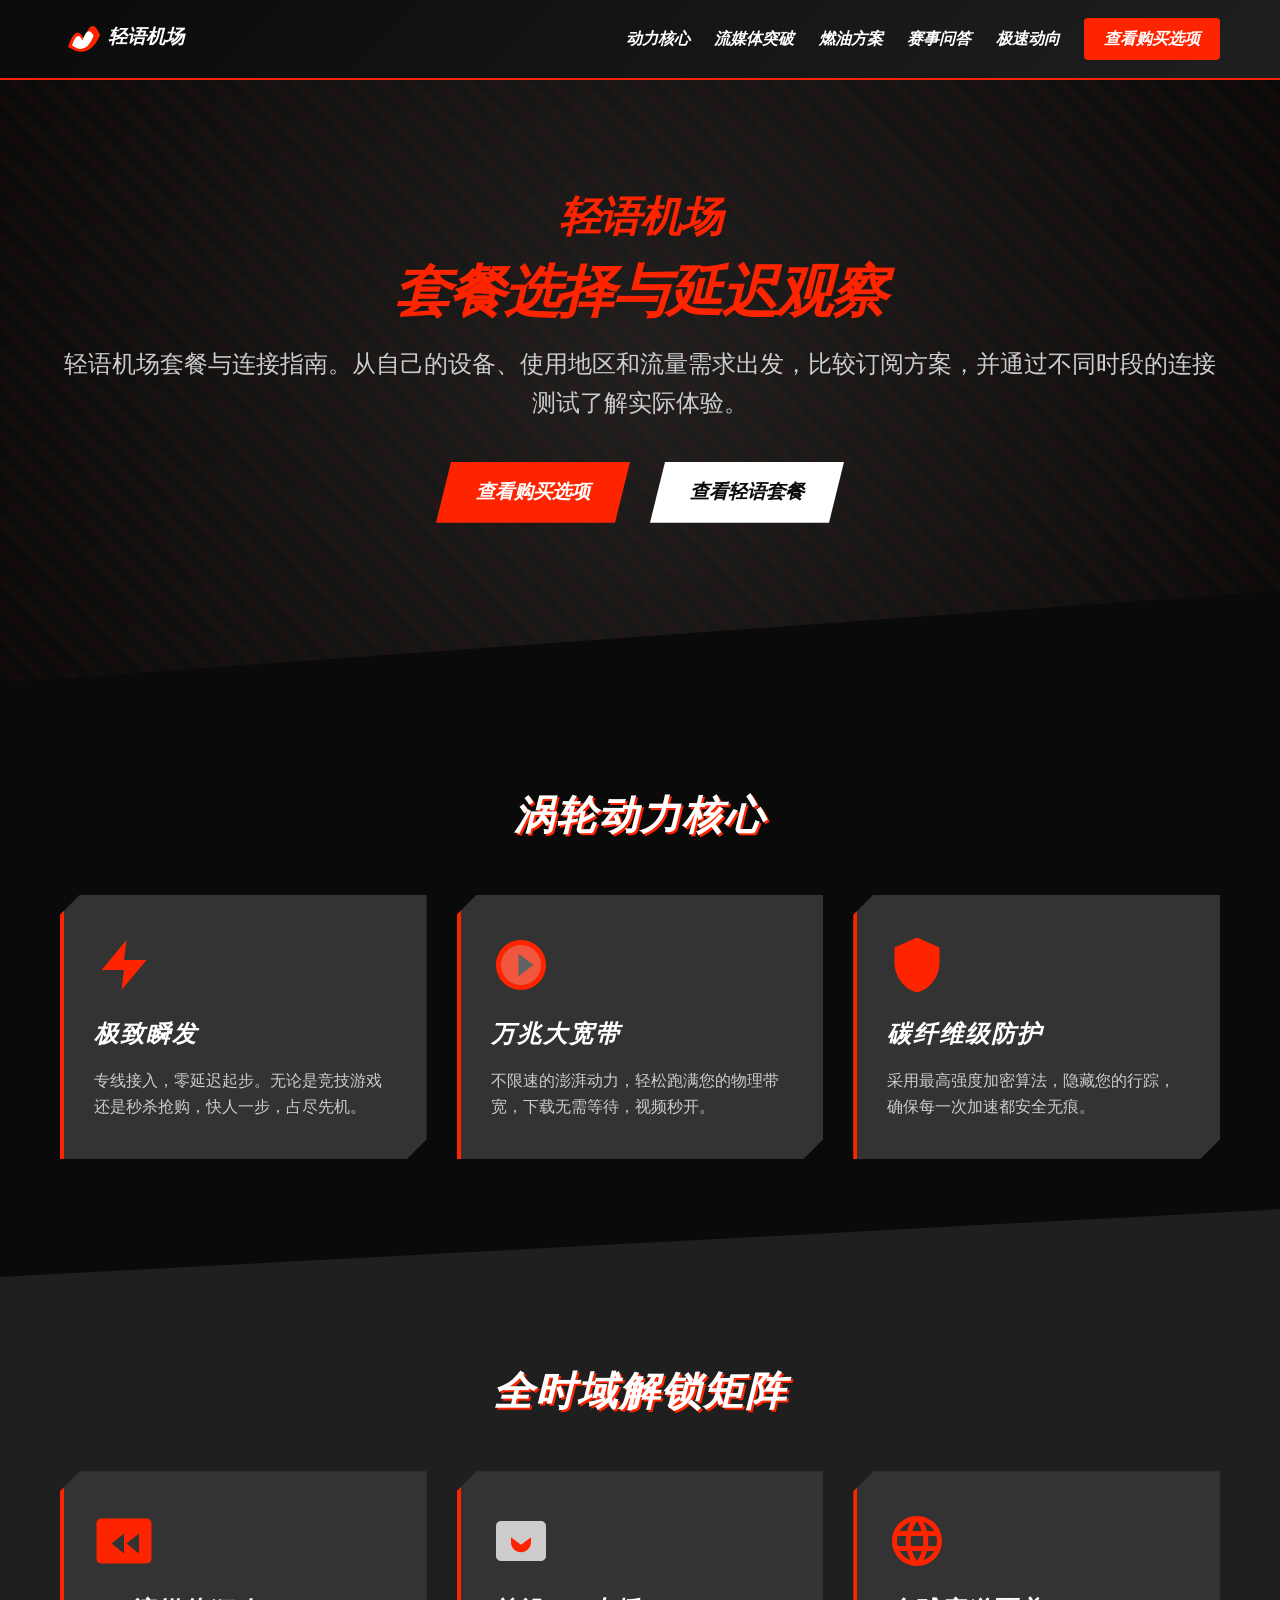
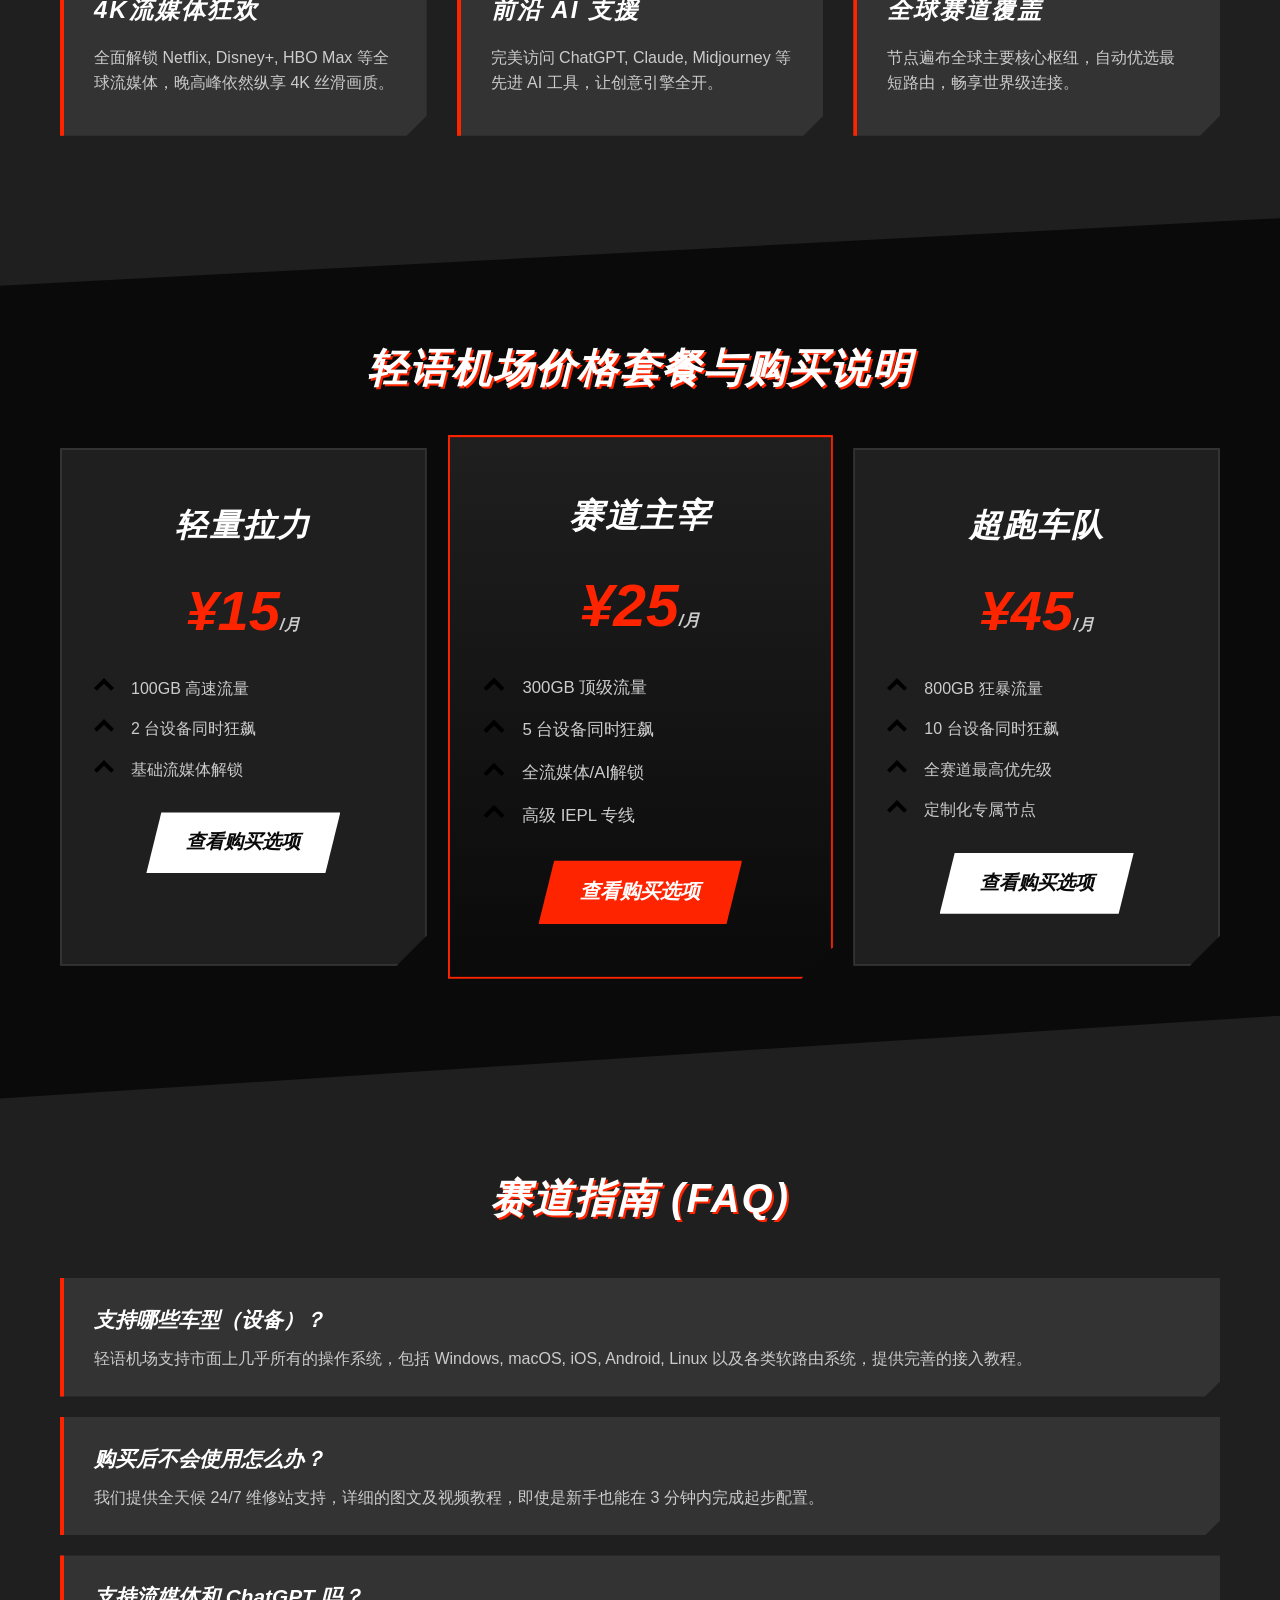
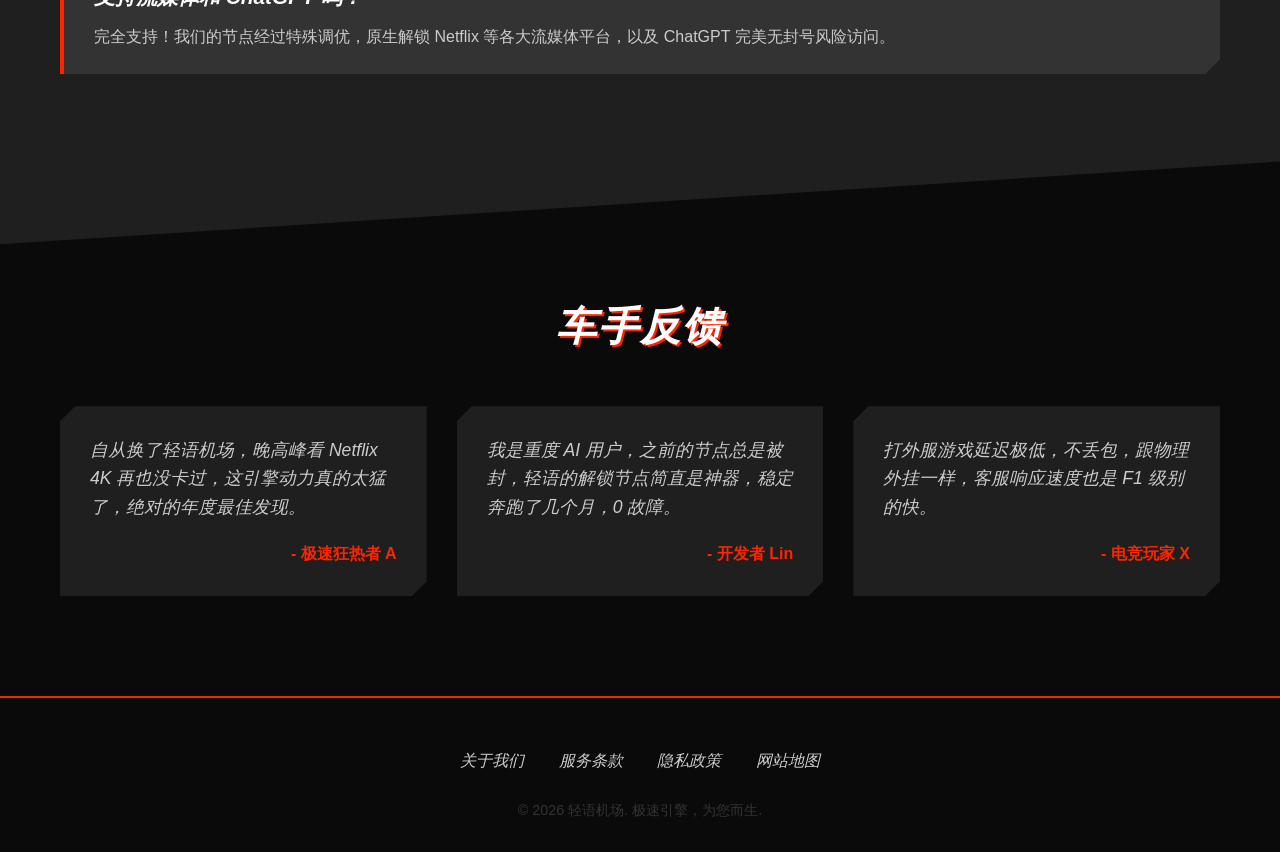
<file: index.html>
<!DOCTYPE html>

<html lang="zh-CN">
<head>
<meta charset="utf-8"/>
<meta content="width=device-width, initial-scale=1" name="viewport"/>
<title>轻语机场｜套餐选择与延迟观察指南</title>
<link href="style.css" rel="stylesheet"/>
<meta content="轻语机场套餐与连接指南。从自己的设备、使用地区和流量需求出发，比较订阅方案，并通过不同时段的连接测试了解实际体验。" name="description"/>
<meta content="轻语机场｜套餐选择与延迟观察指南" property="og:title"/>
<meta content="轻语机场套餐与连接指南。从自己的设备、使用地区和流量需求出发，比较订阅方案，并通过不同时段的连接测试了解实际体验。" property="og:description"/>
<meta content="website" property="og:type"/>
<meta content="https://qingyujichang.autos/" property="og:url"/>
<meta content="轻语" property="og:site_name"/>
<meta content="轻语机场｜套餐选择与延迟观察指南" name="twitter:title"/>
<meta content="轻语机场套餐与连接指南。从自己的设备、使用地区和流量需求出发，比较订阅方案，并通过不同时段的连接测试了解实际体验。" name="twitter:description"/>
<link href="https://qingyujichang.autos/" rel="canonical"/>
<script id="landing-maintenance-schema" type="application/ld+json">{"@context":"https://schema.org","@type":"WebSite","name":"轻语机场｜延迟观察与连接测试","url":"https://qingyujichang.autos/","inLanguage":"zh-CN"}</script>
<link href="landing-maintenance.css" rel="stylesheet"/>
</head>
<body>
<header>
<div class="container nav-container">
<div class="logo-container">
<a href="index.html" style="text-decoration:none; color:inherit; display:inline-block; position:relative; z-index:100; cursor:pointer;">
<svg aria-label="轻语机场 Logo" role="img" viewbox="0 0 200 50" xmlns="http://www.w3.org/2000/svg">
<path d="M10,40 Q20,10 30,30 Q40,0 50,25 Q40,50 20,45 Z" fill="#ff2400"></path>
<path d="M15,38 Q22,18 28,32 Q35,12 42,26 Q35,45 22,42 Z" fill="#ffffff"></path>
<text fill="#ffffff" font-family="'Helvetica Neue', Helvetica, Arial, sans-serif" font-size="24" font-style="italic" font-weight="bold" x="60" y="35">轻语机场</text>
</svg>
</a>
</div>
<input class="menu-toggle" id="mobile-menu-toggle" style="display:none;" type="checkbox"/>
<label class="menu-hamburger" for="mobile-menu-toggle">
<span></span><span></span><span></span>
</label>
<nav class="nav-links">
<a href="index.html#engine">动力核心</a>
<a href="index.html#streaming">流媒体突破</a>
<a href="index.html#pricing">燃油方案</a>
<a href="index.html#faq">赛事问答</a>
<a href="speed-trends.html" style="text-decoration:none; color:inherit; font-weight:bold;">极速动向</a>
<a class="nav-cta" href="https://ww012.twilightaff.com/#/?code=A56DH1Af" rel="nofollow noopener sponsored" target="_blank">查看购买选项</a>
</nav>
</div>
</header>
<section class="hero">
<div class="container hero-content">
<h1 data-landing-title="true"><span class="landing-brand">轻语机场</span><span class="landing-focus">套餐选择与延迟观察</span></h1>
<p>轻语机场套餐与连接指南。从自己的设备、使用地区和流量需求出发，比较订阅方案，并通过不同时段的连接测试了解实际体验。</p>
<div class="hero-actions">
<a class="btn btn-primary" href="https://ww012.twilightaff.com/#/?code=A56DH1Af" rel="nofollow noopener sponsored" target="_blank">查看购买选项</a>
<a class="btn btn-secondary" data-package-cta="true" href="#pricing">查看轻语套餐</a>
</div>
</div>
</section>
<section class="section" id="engine">
<div class="container">
<h2 class="section-title">涡轮动力核心</h2>
<div class="grid-3">
<div class="aero-card">
<div class="icon-wrapper">
<svg aria-label="轻语机场 Logo" role="img" viewbox="0 0 24 24" xmlns="http://www.w3.org/2000/svg">
<path class="duo-primary" d="M13 2L3 14h9l-1 8 10-12h-9l1-8z" fill="#ff2400"></path>
</svg>
</div>
<h3>极致瞬发</h3>
<p>专线接入，零延迟起步。无论是竞技游戏还是秒杀抢购，快人一步，占尽先机。</p>
</div>
<div class="aero-card">
<div class="icon-wrapper">
<svg aria-label="轻语机场 Logo" role="img" viewbox="0 0 24 24" xmlns="http://www.w3.org/2000/svg">
<path class="duo-primary" d="M12 2C6.48 2 2 6.48 2 12s4.48 10 10 10 10-4.48 10-10S17.52 2 12 2zm-1 14.5v-9l6 4.5-6 4.5z" fill="#ff2400"></path>
<path class="duo-secondary" d="M12 4c4.41 0 8 3.59 8 8s-3.59 8-8 8-8-3.59-8-8 3.59-8 8-8z" fill="#cccccc" opacity="0.3"></path>
</svg>
</div>
<h3>万兆大宽带</h3>
<p>不限速的澎湃动力，轻松跑满您的物理带宽，下载无需等待，视频秒开。</p>
</div>
<div class="aero-card">
<div class="icon-wrapper">
<svg aria-label="轻语机场 Logo" role="img" viewbox="0 0 24 24" xmlns="http://www.w3.org/2000/svg">
<path class="duo-primary" d="M12 1L3 5v6c0 5.55 3.84 10.74 9 12 5.16-1.26 9-6.45 9-12V5l-9-4z" fill="#ff2400"></path>
</svg>
</div>
<h3>碳纤维级防护</h3>
<p>采用最高强度加密算法，隐藏您的行踪，确保每一次加速都安全无痕。</p>
</div>
</div>
</div>
</section>
<section class="section slanted-bg" id="streaming">
<div class="container">
<h2 class="section-title">全时域解锁矩阵</h2>
<div class="grid-3">
<div class="aero-card">
<div class="icon-wrapper">
<svg aria-label="轻语机场 Logo" role="img" viewbox="0 0 24 24" xmlns="http://www.w3.org/2000/svg">
<path class="duo-primary" d="M21 3H3c-1.1 0-2 .9-2 2v14c0 1.1.9 2 2 2h18c1.1 0 2-.9 2-2V5c0-1.1-.9-2-2-2zm-9 14l-5-4 5-4v8zm6 0l-5-4 5-4v8z" fill="#ff2400"></path>
</svg>
</div>
<h3>4K流媒体狂欢</h3>
<p>全面解锁 Netflix, Disney+, HBO Max 等全球流媒体，晚高峰依然纵享 4K 丝滑画质。</p>
</div>
<div class="aero-card">
<div class="icon-wrapper">
<svg aria-label="轻语机场 Logo" role="img" viewbox="0 0 24 24" xmlns="http://www.w3.org/2000/svg">
<path class="duo-secondary" d="M20 4H4c-1.1 0-1.99.9-1.99 2L2 18c0 1.1.9 2 2 2h16c1.1 0 2-.9 2-2V6c0-1.1-.9-2-2-2z" fill="#cccccc"></path>
<path class="duo-primary" d="M12 13.5l4-3v2c0 2.21-1.79 4-4 4s-4-1.79-4-4v-2l4 3z" fill="#ff2400"></path>
</svg>
</div>
<h3>前沿 AI 支援</h3>
<p>完美访问 ChatGPT, Claude, Midjourney 等先进 AI 工具，让创意引擎全开。</p>
</div>
<div class="aero-card">
<div class="icon-wrapper">
<svg aria-label="轻语机场 Logo" role="img" viewbox="0 0 24 24" xmlns="http://www.w3.org/2000/svg">
<path class="duo-primary" d="M11.99 2C6.47 2 2 6.48 2 12s4.47 10 9.99 10C17.52 22 22 17.52 22 12S17.52 2 11.99 2zm6.93 6h-2.95c-.32-1.25-.78-2.45-1.38-3.56 1.84.63 3.37 1.91 4.33 3.56zM12 4.04c.83 1.2 1.48 2.53 1.91 3.96h-3.82c.43-1.43 1.08-2.76 1.91-3.96zM4.26 14C4.1 13.36 4 12.69 4 12s.1-1.36.26-2h3.38c-.08.66-.14 1.32-.14 2s.06 1.34.14 2H4.26zm.82 2h2.95c.32 1.25.78 2.45 1.38 3.56-1.84-.63-3.37-1.9-4.33-3.56zm2.95-8H5.08c.96-1.66 2.49-2.93 4.33-3.56C8.81 5.55 8.35 6.75 8.03 8zM12 19.96c-.83-1.2-1.48-2.53-1.91-3.96h3.82c-.43 1.43-1.08 2.76-1.91 3.96zM14.34 14H9.66c-.09-.66-.16-1.32-.16-2s.07-1.35.16-2h4.68c.09.65.16 1.32.16 2s-.07 1.34-.16 2zm.25 5.56c.6-1.11 1.06-2.31 1.38-3.56h2.95c-.96 1.65-2.49 2.93-4.33 3.56zM16.36 14c.08-.66.14-1.32.14-2s-.06-1.34-.14-2h3.38c.16.64.26 1.31.26 2s-.1 1.36-.26 2h-3.38z" fill="#ff2400"></path>
</svg>
</div>
<h3>全球赛道覆盖</h3>
<p>节点遍布全球主要核心枢纽，自动优选最短路由，畅享世界级连接。</p>
</div>
</div>
</div>
</section>
<section class="section" id="pricing" style=";scroll-margin-top:100px;">
<div class="container">
<h2 class="section-title">轻语机场价格套餐与购买说明</h2>
<div class="grid-3">
<div class="pricing-card">
<h3>轻量拉力</h3>
<div class="price">¥15<span>/月</span></div>
<ul class="pricing-features">
<li>
<svg aria-label="轻语机场 Logo" class="feature-icon" role="img" viewbox="0 0 24 24"><path d="M12 2L2 12l2.83 2.83L12 7.66l7.17 7.17L22 12 12 2z"></path></svg>
                            100GB 高速流量
                        </li>
<li>
<svg aria-label="轻语机场 Logo" class="feature-icon" role="img" viewbox="0 0 24 24"><path d="M12 2L2 12l2.83 2.83L12 7.66l7.17 7.17L22 12 12 2z"></path></svg>
                            2 台设备同时狂飙
                        </li>
<li>
<svg aria-label="轻语机场 Logo" class="feature-icon" role="img" viewbox="0 0 24 24"><path d="M12 2L2 12l2.83 2.83L12 7.66l7.17 7.17L22 12 12 2z"></path></svg>
                            基础流媒体解锁
                        </li>
</ul>
<a class="btn btn-secondary" href="https://ww012.twilightaff.com/#/?code=A56DH1Af" rel="nofollow noopener sponsored" target="_blank">查看购买选项</a>
</div>
<div class="pricing-card popular">
<h3>赛道主宰</h3>
<div class="price">¥25<span>/月</span></div>
<ul class="pricing-features">
<li>
<svg aria-label="轻语机场 Logo" class="feature-icon" role="img" viewbox="0 0 24 24"><path d="M12 2L2 12l2.83 2.83L12 7.66l7.17 7.17L22 12 12 2z"></path></svg>
                            300GB 顶级流量
                        </li>
<li>
<svg aria-label="轻语机场 Logo" class="feature-icon" role="img" viewbox="0 0 24 24"><path d="M12 2L2 12l2.83 2.83L12 7.66l7.17 7.17L22 12 12 2z"></path></svg>
                            5 台设备同时狂飙
                        </li>
<li>
<svg aria-label="轻语机场 Logo" class="feature-icon" role="img" viewbox="0 0 24 24"><path d="M12 2L2 12l2.83 2.83L12 7.66l7.17 7.17L22 12 12 2z"></path></svg>
                            全流媒体/AI解锁
                        </li>
<li>
<svg aria-label="轻语机场 Logo" class="feature-icon" role="img" viewbox="0 0 24 24"><path d="M12 2L2 12l2.83 2.83L12 7.66l7.17 7.17L22 12 12 2z"></path></svg>
                            高级 IEPL 专线
                        </li>
</ul>
<a class="btn btn-primary" href="https://ww012.twilightaff.com/#/?code=A56DH1Af" rel="nofollow noopener sponsored" target="_blank">查看购买选项</a>
</div>
<div class="pricing-card">
<h3>超跑车队</h3>
<div class="price">¥45<span>/月</span></div>
<ul class="pricing-features">
<li>
<svg aria-label="轻语机场 Logo" class="feature-icon" role="img" viewbox="0 0 24 24"><path d="M12 2L2 12l2.83 2.83L12 7.66l7.17 7.17L22 12 12 2z"></path></svg>
                            800GB 狂暴流量
                        </li>
<li>
<svg aria-label="轻语机场 Logo" class="feature-icon" role="img" viewbox="0 0 24 24"><path d="M12 2L2 12l2.83 2.83L12 7.66l7.17 7.17L22 12 12 2z"></path></svg>
                            10 台设备同时狂飙
                        </li>
<li>
<svg aria-label="轻语机场 Logo" class="feature-icon" role="img" viewbox="0 0 24 24"><path d="M12 2L2 12l2.83 2.83L12 7.66l7.17 7.17L22 12 12 2z"></path></svg>
                            全赛道最高优先级
                        </li>
<li>
<svg aria-label="轻语机场 Logo" class="feature-icon" role="img" viewbox="0 0 24 24"><path d="M12 2L2 12l2.83 2.83L12 7.66l7.17 7.17L22 12 12 2z"></path></svg>
                            定制化专属节点
                        </li>
</ul>
<a class="btn btn-secondary" href="https://ww012.twilightaff.com/#/?code=A56DH1Af" rel="nofollow noopener sponsored" target="_blank">查看购买选项</a>
</div>
</div>
</div>
</section>
<section class="section slanted-bg" id="faq">
<div class="container">
<h2 class="section-title">赛道指南 (FAQ)</h2>
<div class="faq-list">
<div class="faq-item">
<h4>支持哪些车型（设备）？</h4>
<p>轻语机场支持市面上几乎所有的操作系统，包括 Windows, macOS, iOS, Android, Linux 以及各类软路由系统，提供完善的接入教程。</p>
</div>
<div class="faq-item">
<h4>购买后不会使用怎么办？</h4>
<p>我们提供全天候 24/7 维修站支持，详细的图文及视频教程，即使是新手也能在 3 分钟内完成起步配置。</p>
</div>
<div class="faq-item">
<h4>支持流媒体和 ChatGPT 吗？</h4>
<p>完全支持！我们的节点经过特殊调优，原生解锁 Netflix 等各大流媒体平台，以及 ChatGPT 完美无封号风险访问。</p>
</div>
</div>
</div>
</section>
<section class="section" id="testimonials">
<div class="container">
<h2 class="section-title">车手反馈</h2>
<div class="grid-3">
<div class="testimonial-card">
<p>自从换了轻语机场，晚高峰看 Netflix 4K 再也没卡过，这引擎动力真的太猛了，绝对的年度最佳发现。</p>
<div class="testimonial-author">- 极速狂热者 A</div>
</div>
<div class="testimonial-card">
<p>我是重度 AI 用户，之前的节点总是被封，轻语的解锁节点简直是神器，稳定奔跑了几个月，0 故障。</p>
<div class="testimonial-author">- 开发者 Lin</div>
</div>
<div class="testimonial-card">
<p>打外服游戏延迟极低，不丢包，跟物理外挂一样，客服响应速度也是 F1 级别的快。</p>
<div class="testimonial-author">- 电竞玩家 X</div>
</div>
</div>
</div>
</section>
<footer>
<div class="container">
<div class="footer-links">
<a href="about.html">关于我们</a>
<a href="terms.html">服务条款</a>
<a href="privacy.html">隐私政策</a>
<a href="sitemap.html">网站地图</a>
</div>
<div class="copyright">
                © 2026 轻语机场. 极速引擎，为您而生.
            </div>
</div>
</footer>
</body>
</html>
</file>
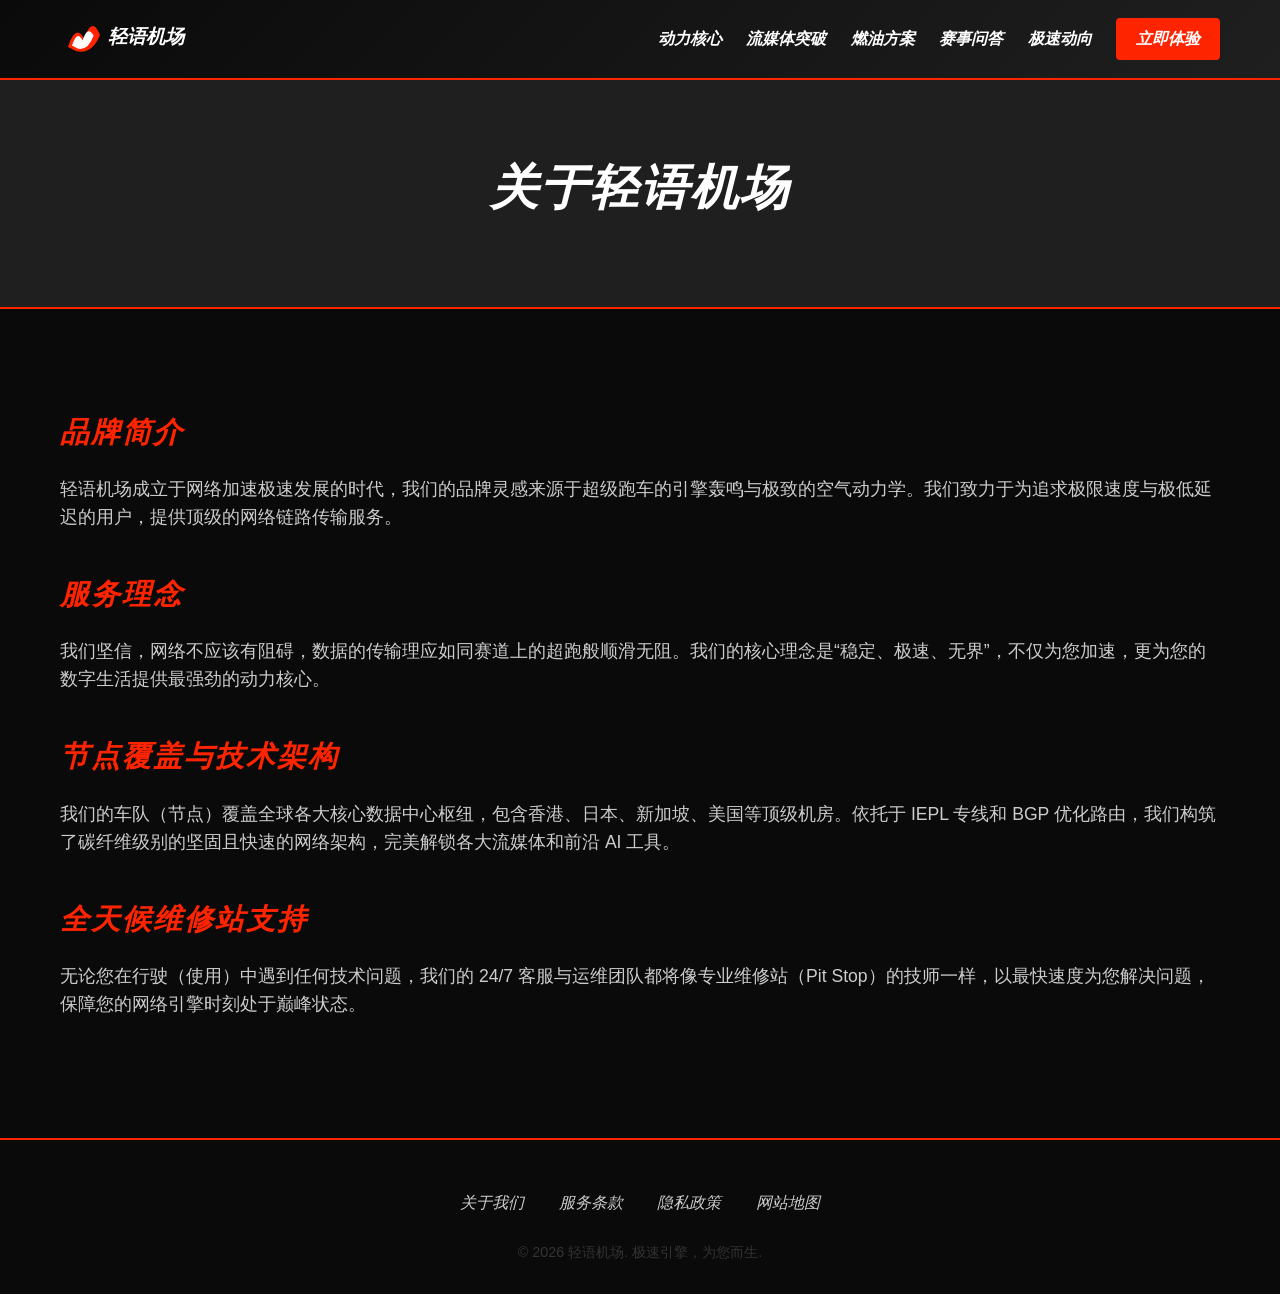
<file: about.html>
<!DOCTYPE html>
<html lang="zh-CN">
<head>
    <meta charset="UTF-8">
    <meta name="viewport" content="width=device-width, initial-scale=1">
    <title>关于我们 - 轻语机场</title>
    <link rel="stylesheet" href="style.css">

<meta name="description" content="轻语机场成立于网络加速极速发展的时代，我们的品牌灵感来源于超级跑车的引擎轰鸣与极致的空气动力学。我们致力于为追求极限速度与极低延迟的用户，提供顶级的网络链路传输服务。">
<meta property="og:url" content="https://qingyujichang.autos/about.html">
<meta property="og:title" content="关于我们 - 轻语机场">
<meta property="og:description" content="轻语机场成立于网络加速极速发展的时代，我们的品牌灵感来源于超级跑车的引擎轰鸣与极致的空气动力学。我们致力于为追求极限速度与极低延迟的用户，提供顶级的网络链路传输服务。">
<meta property="og:site_name" content="轻语">
<meta property="og:type" content="article">
<meta name="twitter:title" content="关于我们 - 轻语机场">
<meta name="twitter:description" content="轻语机场成立于网络加速极速发展的时代，我们的品牌灵感来源于超级跑车的引擎轰鸣与极致的空气动力学。我们致力于为追求极限速度与极低延迟的用户，提供顶级的网络链路传输服务。">
<link rel="canonical" href="https://qingyujichang.autos/about.html">
<script id="landing-maintenance-schema" type="application/ld+json">{"@context": "https://schema.org", "@type": "BreadcrumbList", "itemListElement": [{"@type": "ListItem", "position": 1, "name": "轻语机场", "item": "https://qingyujichang.autos/"}, {"@type": "ListItem", "position": 2, "name": "关于我们 - 轻语机场", "item": "https://qingyujichang.autos/about.html"}]}</script>
</head>
<body>
    <header>
        <div class="container nav-container">
            <div class="logo-container">
                <a href="index.html" style="text-decoration:none; color:inherit; display:inline-block; position:relative; z-index:100; cursor:pointer;">
                    <svg viewBox="0 0 200 50" xmlns="http://www.w3.org/2000/svg">
                        <path d="M10,40 Q20,10 30,30 Q40,0 50,25 Q40,50 20,45 Z" fill="#ff2400" />
                        <path d="M15,38 Q22,18 28,32 Q35,12 42,26 Q35,45 22,42 Z" fill="#ffffff" />
                        <text x="60" y="35" font-family="'Helvetica Neue', Helvetica, Arial, sans-serif" font-size="24" font-weight="bold" font-style="italic" fill="#ffffff">轻语机场</text>
                    </svg>
                </a>
            </div>
            
            <input type="checkbox" id="mobile-menu-toggle" class="menu-toggle" style="display:none;">
            <label for="mobile-menu-toggle" class="menu-hamburger">
                <span></span><span></span><span></span>
            </label>
            <nav class="nav-links">
<a href="index.html#engine">动力核心</a>
                <a href="index.html#streaming">流媒体突破</a>
                <a href="index.html#pricing">燃油方案</a>
                <a href="index.html#faq">赛事问答</a>
<a href="speed-trends.html" style="text-decoration:none; color:inherit; font-weight:bold;">极速动向</a>
<a href="https://ww012.twilightaff.com/#/?code=A56DH1Af" target="_blank" class="nav-cta" rel="nofollow noopener sponsored">立即体验</a>
</nav>
        </div>
    </header>

    <div class="subpage-hero">
        <div class="container">
            <h1>关于轻语机场</h1>
        </div>
    </div>

    <section class="content-section">
        <div class="container">
            <div class="prose">
                <h2>品牌简介</h2>
                <p>轻语机场成立于网络加速极速发展的时代，我们的品牌灵感来源于超级跑车的引擎轰鸣与极致的空气动力学。我们致力于为追求极限速度与极低延迟的用户，提供顶级的网络链路传输服务。</p>

                <h2>服务理念</h2>
                <p>我们坚信，网络不应该有阻碍，数据的传输理应如同赛道上的超跑般顺滑无阻。我们的核心理念是“稳定、极速、无界”，不仅为您加速，更为您的数字生活提供最强劲的动力核心。</p>
                
                <h2>节点覆盖与技术架构</h2>
                <p>我们的车队（节点）覆盖全球各大核心数据中心枢纽，包含香港、日本、新加坡、美国等顶级机房。依托于 IEPL 专线和 BGP 优化路由，我们构筑了碳纤维级别的坚固且快速的网络架构，完美解锁各大流媒体和前沿 AI 工具。</p>
                
                <h2>全天候维修站支持</h2>
                <p>无论您在行驶（使用）中遇到任何技术问题，我们的 24/7 客服与运维团队都将像专业维修站（Pit Stop）的技师一样，以最快速度为您解决问题，保障您的网络引擎时刻处于巅峰状态。</p>
            </div>
        </div>
    </section>

    <footer>
        <div class="container">
            <div class="footer-links">
                <a href="about.html">关于我们</a>
                <a href="terms.html">服务条款</a>
                <a href="privacy.html">隐私政策</a>
                <a href="sitemap.html">网站地图</a>
            </div>
            <div class="copyright">
                &copy; 2026 轻语机场. 极速引擎，为您而生.
            </div>
        </div>
    </footer>
</body>
</html>
</file>
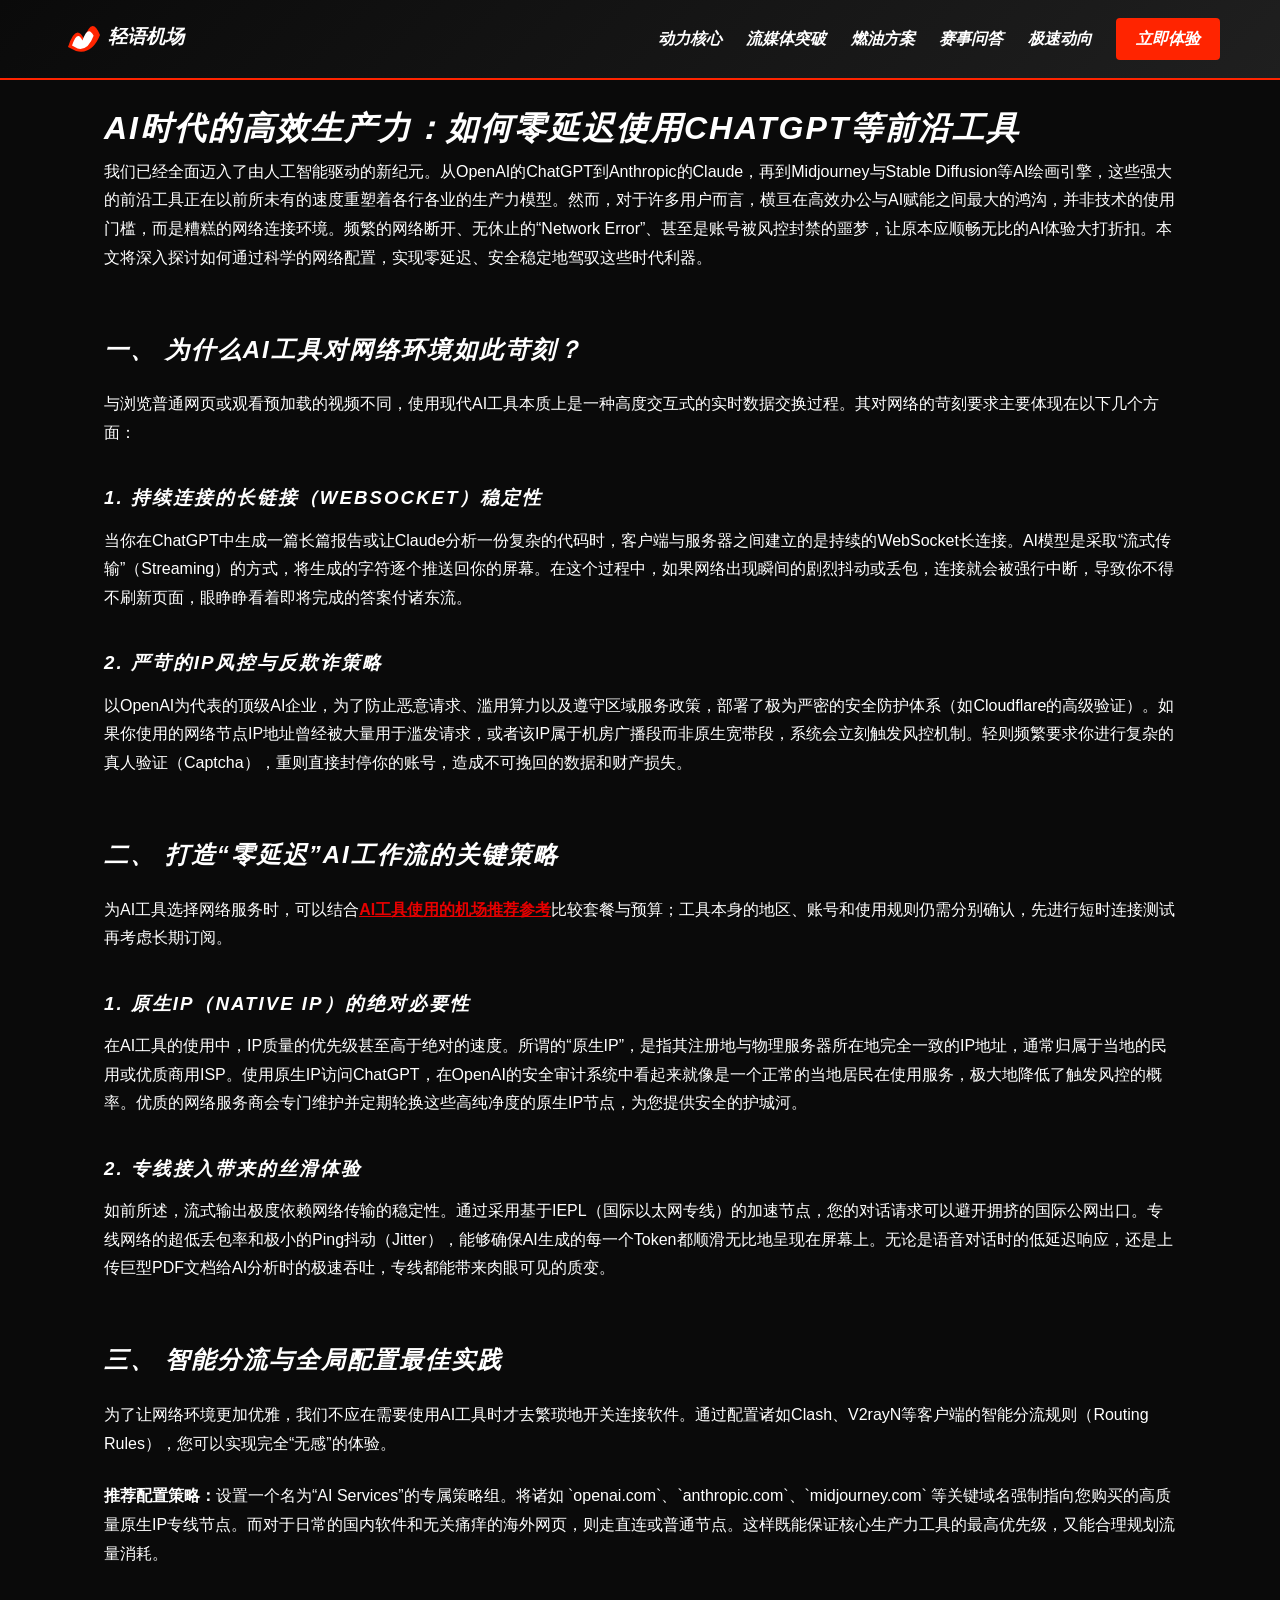
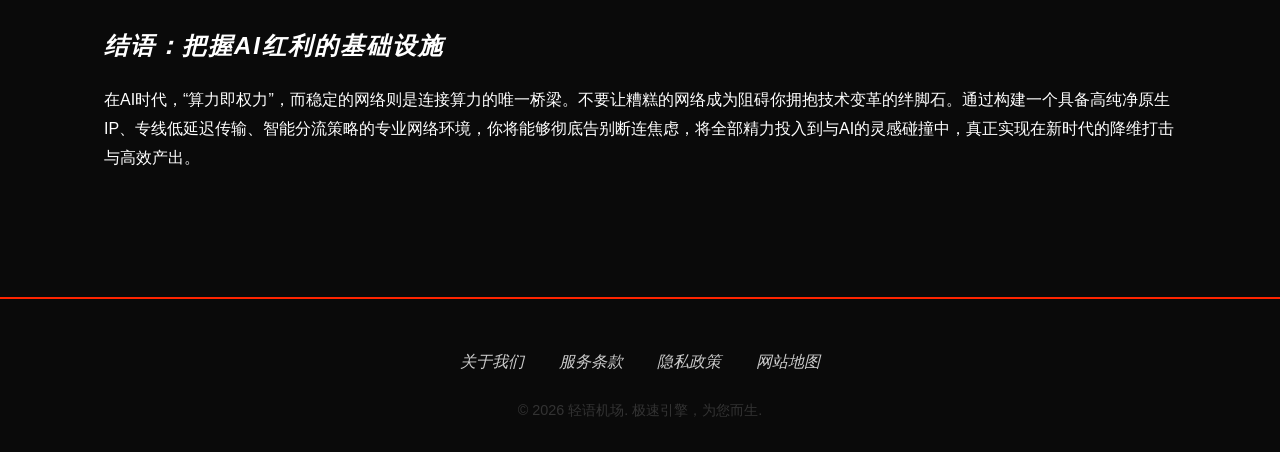
<file: ai-tools-acceleration.html>
<!DOCTYPE html>

<html lang="zh-CN">
<head>
<meta charset="utf-8"/>
<meta content="width=device-width, initial-scale=1" name="viewport"/>
<title>AI时代的高效生产力：如何零延迟使用ChatGPT等前沿工具 - 轻语机场</title>
<link href="style.css" rel="stylesheet"/>
<meta content="面对ChatGPT的频繁断连与封号风险？探讨如何通过优质网络节点零延迟、安全合规地使用前沿AI工具，释放AI时代的强大生产力。" name="description"/>
<meta content="https://qingyujichang.autos/ai-tools-acceleration.html" property="og:url"/>
<meta content="AI时代的高效生产力：如何零延迟使用ChatGPT等前沿工具 - 轻语机场" property="og:title"/>
<meta content="面对ChatGPT的频繁断连与封号风险？探讨如何通过优质网络节点零延迟、安全合规地使用前沿AI工具，释放AI时代的强大生产力。" property="og:description"/>
<meta content="轻语" property="og:site_name"/>
<meta content="article" property="og:type"/>
<meta content="AI时代的高效生产力：如何零延迟使用ChatGPT等前沿工具 - 轻语机场" name="twitter:title"/>
<meta content="面对ChatGPT的频繁断连与封号风险？探讨如何通过优质网络节点零延迟、安全合规地使用前沿AI工具，释放AI时代的强大生产力。" name="twitter:description"/>
<link href="https://qingyujichang.autos/ai-tools-acceleration.html" rel="canonical"/>
<script id="landing-maintenance-schema" type="application/ld+json">{"@context": "https://schema.org", "@type": "BreadcrumbList", "itemListElement": [{"@type": "ListItem", "position": 1, "name": "轻语机场", "item": "https://qingyujichang.autos/"}, {"@type": "ListItem", "position": 2, "name": "AI时代的高效生产力：如何零延迟使用ChatGPT等前沿工具 - 轻语机场", "item": "https://qingyujichang.autos/ai-tools-acceleration.html"}]}</script>
</head>
<body>
<header>
<div class="container nav-container">
<div class="logo-container">
<a href="index.html" style="text-decoration:none; color:inherit; display:inline-block; position:relative; z-index:100; cursor:pointer;">
<svg viewbox="0 0 200 50" xmlns="http://www.w3.org/2000/svg">
<path d="M10,40 Q20,10 30,30 Q40,0 50,25 Q40,50 20,45 Z" fill="#ff2400"></path>
<path d="M15,38 Q22,18 28,32 Q35,12 42,26 Q35,45 22,42 Z" fill="#ffffff"></path>
<text fill="#ffffff" font-family="'Helvetica Neue', Helvetica, Arial, sans-serif" font-size="24" font-style="italic" font-weight="bold" x="60" y="35">轻语机场</text>
</svg>
</a>
</div>
<input class="menu-toggle" id="mobile-menu-toggle" style="display:none;" type="checkbox"/>
<label class="menu-hamburger" for="mobile-menu-toggle">
<span></span><span></span><span></span>
</label>
<nav class="nav-links">
<a href="index.html#engine">动力核心</a>
<a href="index.html#streaming">流媒体突破</a>
<a href="index.html#pricing">燃油方案</a>
<a href="index.html#faq">赛事问答</a>
<a href="speed-trends.html" style="text-decoration:none; color:inherit; font-weight:bold;">极速动向</a>
<a class="nav-cta" href="https://ww012.twilightaff.com/#/?code=A56DH1Af" rel="nofollow noopener sponsored" target="_blank">立即体验</a>
</nav>
</div>
</header>
<div class="article-content container" style="padding: 100px 5%; line-height: 1.8;">
<h1>AI时代的高效生产力：如何零延迟使用ChatGPT等前沿工具</h1>
<p>我们已经全面迈入了由人工智能驱动的新纪元。从OpenAI的ChatGPT到Anthropic的Claude，再到Midjourney与Stable Diffusion等AI绘画引擎，这些强大的前沿工具正在以前所未有的速度重塑着各行各业的生产力模型。然而，对于许多用户而言，横亘在高效办公与AI赋能之间最大的鸿沟，并非技术的使用门槛，而是糟糕的网络连接环境。频繁的网络断开、无休止的“Network Error”、甚至是账号被风控封禁的噩梦，让原本应顺畅无比的AI体验大打折扣。本文将深入探讨如何通过科学的网络配置，实现零延迟、安全稳定地驾驭这些时代利器。</p>
<h2>一、 为什么AI工具对网络环境如此苛刻？</h2>
<p>与浏览普通网页或观看预加载的视频不同，使用现代AI工具本质上是一种高度交互式的实时数据交换过程。其对网络的苛刻要求主要体现在以下几个方面：</p>
<h3>1. 持续连接的长链接（WebSocket）稳定性</h3>
<p>当你在ChatGPT中生成一篇长篇报告或让Claude分析一份复杂的代码时，客户端与服务器之间建立的是持续的WebSocket长连接。AI模型是采取“流式传输”（Streaming）的方式，将生成的字符逐个推送回你的屏幕。在这个过程中，如果网络出现瞬间的剧烈抖动或丢包，连接就会被强行中断，导致你不得不刷新页面，眼睁睁看着即将完成的答案付诸东流。</p>
<h3>2. 严苛的IP风控与反欺诈策略</h3>
<p>以OpenAI为代表的顶级AI企业，为了防止恶意请求、滥用算力以及遵守区域服务政策，部署了极为严密的安全防护体系（如Cloudflare的高级验证）。如果你使用的网络节点IP地址曾经被大量用于滥发请求，或者该IP属于机房广播段而非原生宽带段，系统会立刻触发风控机制。轻则频繁要求你进行复杂的真人验证（Captcha），重则直接封停你的账号，造成不可挽回的数据和财产损失。</p>
<h2>二、 打造“零延迟”AI工作流的关键策略</h2>
<p>为AI工具选择网络服务时，可以结合<a href="https://jichangtuijan.top/" rel="sponsored nofollow noopener" target="_blank">AI工具使用的机场推荐参考</a>比较套餐与预算；工具本身的地区、账号和使用规则仍需分别确认，先进行短时连接测试再考虑长期订阅。</p>
<h3>1. 原生IP（Native IP）的绝对必要性</h3>
<p>在AI工具的使用中，IP质量的优先级甚至高于绝对的速度。所谓的“原生IP”，是指其注册地与物理服务器所在地完全一致的IP地址，通常归属于当地的民用或优质商用ISP。使用原生IP访问ChatGPT，在OpenAI的安全审计系统中看起来就像是一个正常的当地居民在使用服务，极大地降低了触发风控的概率。优质的网络服务商会专门维护并定期轮换这些高纯净度的原生IP节点，为您提供安全的护城河。</p>
<h3>2. 专线接入带来的丝滑体验</h3>
<p>如前所述，流式输出极度依赖网络传输的稳定性。通过采用基于IEPL（国际以太网专线）的加速节点，您的对话请求可以避开拥挤的国际公网出口。专线网络的超低丢包率和极小的Ping抖动（Jitter），能够确保AI生成的每一个Token都顺滑无比地呈现在屏幕上。无论是语音对话时的低延迟响应，还是上传巨型PDF文档给AI分析时的极速吞吐，专线都能带来肉眼可见的质变。</p>
<h2>三、 智能分流与全局配置最佳实践</h2>
<p>为了让网络环境更加优雅，我们不应在需要使用AI工具时才去繁琐地开关连接软件。通过配置诸如Clash、V2rayN等客户端的智能分流规则（Routing Rules），您可以实现完全“无感”的体验。</p>
<p><strong>推荐配置策略：</strong>设置一个名为“AI Services”的专属策略组。将诸如 `openai.com`、`anthropic.com`、`midjourney.com` 等关键域名强制指向您购买的高质量原生IP专线节点。而对于日常的国内软件和无关痛痒的海外网页，则走直连或普通节点。这样既能保证核心生产力工具的最高优先级，又能合理规划流量消耗。</p>
<h2>结语：把握AI红利的基础设施</h2>
<p>在AI时代，“算力即权力”，而稳定的网络则是连接算力的唯一桥梁。不要让糟糕的网络成为阻碍你拥抱技术变革的绊脚石。通过构建一个具备高纯净原生IP、专线低延迟传输、智能分流策略的专业网络环境，你将能够彻底告别断连焦虑，将全部精力投入到与AI的灵感碰撞中，真正实现在新时代的降维打击与高效产出。</p>
</div>
<footer>
<div class="container">
<div class="footer-links">
<a href="about.html">关于我们</a>
<a href="terms.html">服务条款</a>
<a href="privacy.html">隐私政策</a>
<a href="sitemap.html">网站地图</a>
</div>
<div class="copyright">
                © 2026 轻语机场. 极速引擎，为您而生.
            </div>
</div>
</footer>
</body>
</html>
</file>
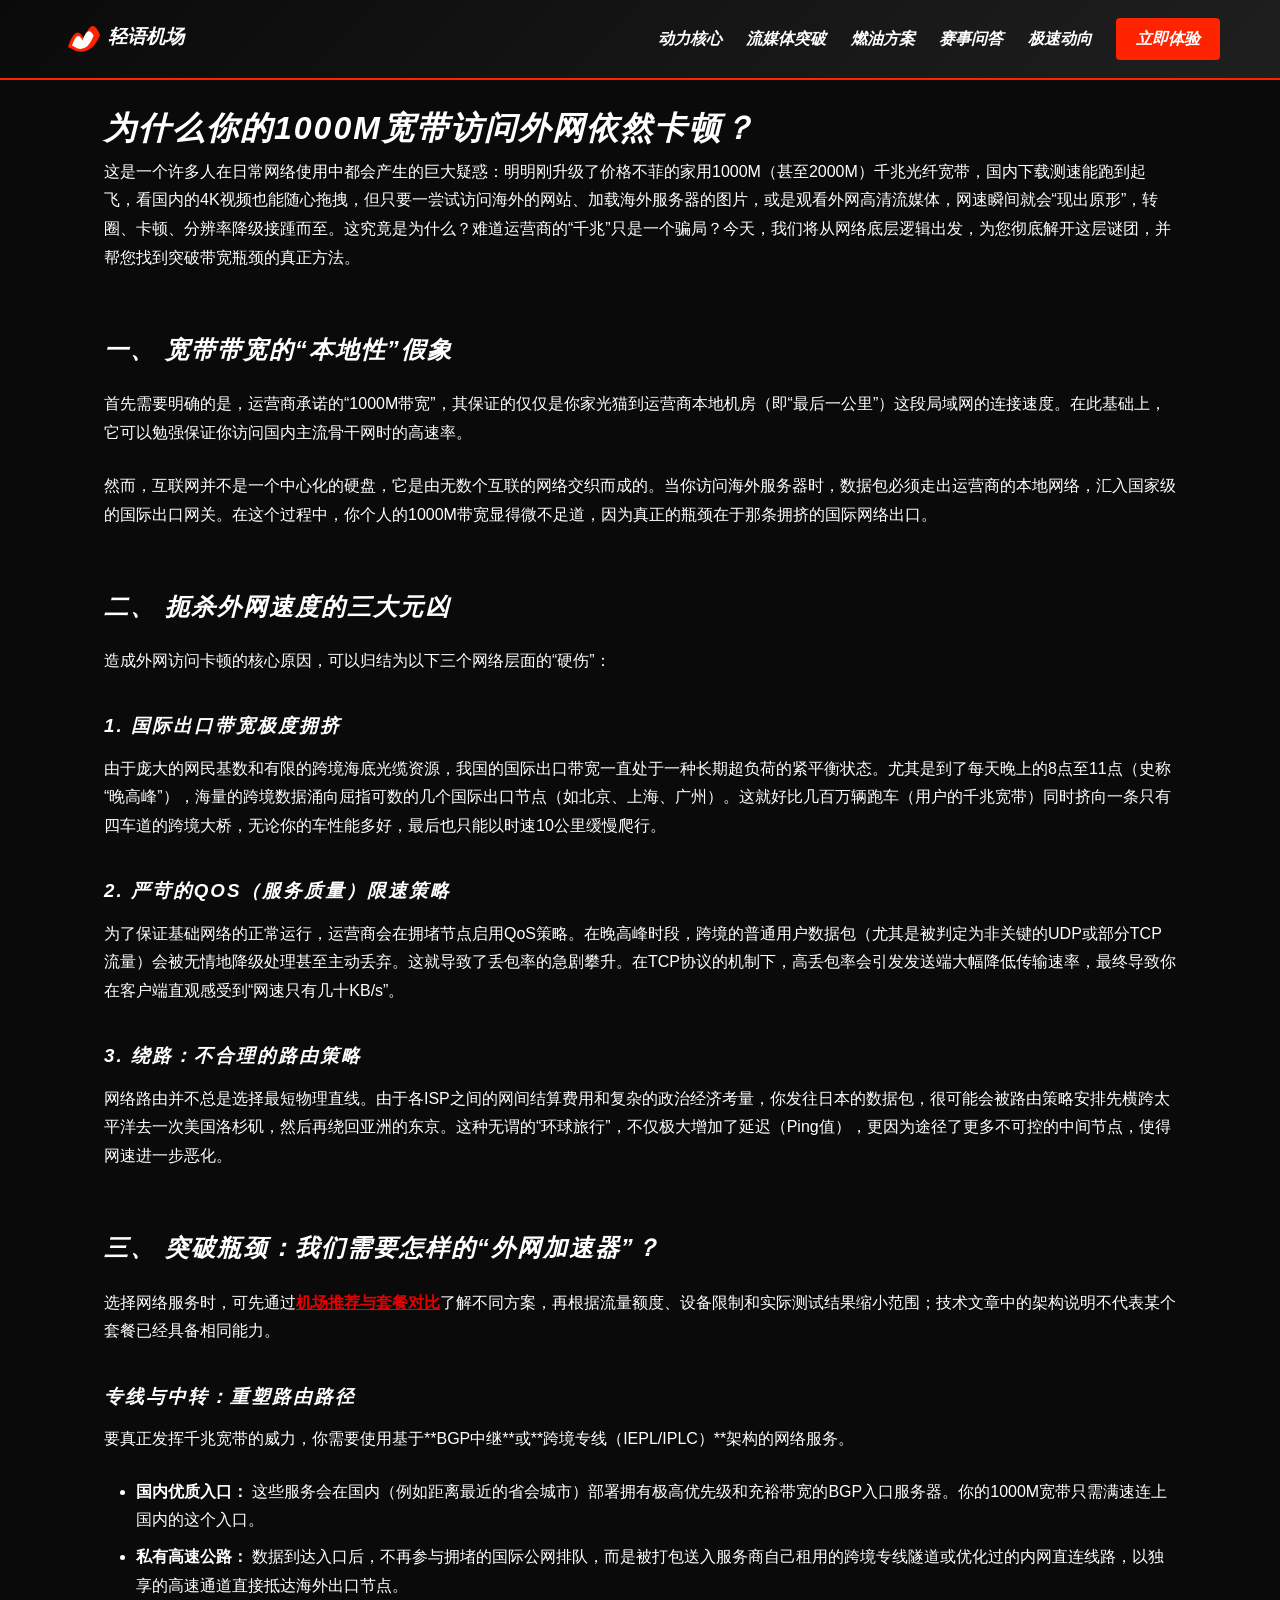
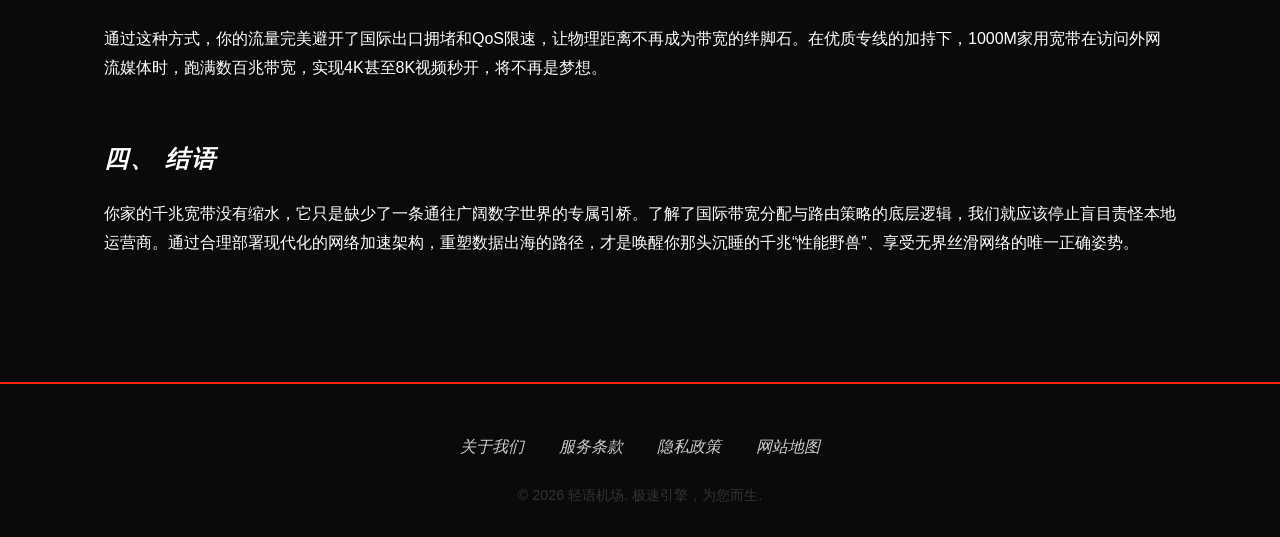
<file: bandwidth-bottleneck-analysis.html>
<!DOCTYPE html>

<html lang="zh-CN">
<head>
<meta charset="utf-8"/>
<meta content="width=device-width, initial-scale=1" name="viewport"/>
<title>为什么你的1000M宽带访问外网依然卡顿？ - 轻语机场</title>
<link href="style.css" rel="stylesheet"/>
<meta content="家里的千兆宽带为什么看海外视频还是卡？深入分析国际出口带宽、QoS限速及路由绕道等原因，帮您找到真正的带宽瓶颈与解决方案。" name="description"/>
<meta content="https://qingyujichang.autos/bandwidth-bottleneck-analysis.html" property="og:url"/>
<meta content="为什么你的1000M宽带访问外网依然卡顿？ - 轻语机场" property="og:title"/>
<meta content="家里的千兆宽带为什么看海外视频还是卡？深入分析国际出口带宽、QoS限速及路由绕道等原因，帮您找到真正的带宽瓶颈与解决方案。" property="og:description"/>
<meta content="轻语" property="og:site_name"/>
<meta content="article" property="og:type"/>
<meta content="为什么你的1000M宽带访问外网依然卡顿？ - 轻语机场" name="twitter:title"/>
<meta content="家里的千兆宽带为什么看海外视频还是卡？深入分析国际出口带宽、QoS限速及路由绕道等原因，帮您找到真正的带宽瓶颈与解决方案。" name="twitter:description"/>
<link href="https://qingyujichang.autos/bandwidth-bottleneck-analysis.html" rel="canonical"/>
<script id="landing-maintenance-schema" type="application/ld+json">{"@context": "https://schema.org", "@type": "BreadcrumbList", "itemListElement": [{"@type": "ListItem", "position": 1, "name": "轻语机场", "item": "https://qingyujichang.autos/"}, {"@type": "ListItem", "position": 2, "name": "为什么你的1000M宽带访问外网依然卡顿？ - 轻语机场", "item": "https://qingyujichang.autos/bandwidth-bottleneck-analysis.html"}]}</script>
</head>
<body>
<header>
<div class="container nav-container">
<div class="logo-container">
<a href="index.html" style="text-decoration:none; color:inherit; display:inline-block; position:relative; z-index:100; cursor:pointer;">
<svg viewbox="0 0 200 50" xmlns="http://www.w3.org/2000/svg">
<path d="M10,40 Q20,10 30,30 Q40,0 50,25 Q40,50 20,45 Z" fill="#ff2400"></path>
<path d="M15,38 Q22,18 28,32 Q35,12 42,26 Q35,45 22,42 Z" fill="#ffffff"></path>
<text fill="#ffffff" font-family="'Helvetica Neue', Helvetica, Arial, sans-serif" font-size="24" font-style="italic" font-weight="bold" x="60" y="35">轻语机场</text>
</svg>
</a>
</div>
<input class="menu-toggle" id="mobile-menu-toggle" style="display:none;" type="checkbox"/>
<label class="menu-hamburger" for="mobile-menu-toggle">
<span></span><span></span><span></span>
</label>
<nav class="nav-links">
<a href="index.html#engine">动力核心</a>
<a href="index.html#streaming">流媒体突破</a>
<a href="index.html#pricing">燃油方案</a>
<a href="index.html#faq">赛事问答</a>
<a href="speed-trends.html" style="text-decoration:none; color:inherit; font-weight:bold;">极速动向</a>
<a class="nav-cta" href="https://ww012.twilightaff.com/#/?code=A56DH1Af" rel="nofollow noopener sponsored" target="_blank">立即体验</a>
</nav>
</div>
</header>
<div class="article-content container" style="padding: 100px 5%; line-height: 1.8;">
<h1>为什么你的1000M宽带访问外网依然卡顿？</h1>
<p>这是一个许多人在日常网络使用中都会产生的巨大疑惑：明明刚升级了价格不菲的家用1000M（甚至2000M）千兆光纤宽带，国内下载测速能跑到起飞，看国内的4K视频也能随心拖拽，但只要一尝试访问海外的网站、加载海外服务器的图片，或是观看外网高清流媒体，网速瞬间就会“现出原形”，转圈、卡顿、分辨率降级接踵而至。这究竟是为什么？难道运营商的“千兆”只是一个骗局？今天，我们将从网络底层逻辑出发，为您彻底解开这层谜团，并帮您找到突破带宽瓶颈的真正方法。</p>
<h2>一、 宽带带宽的“本地性”假象</h2>
<p>首先需要明确的是，运营商承诺的“1000M带宽”，其保证的仅仅是你家光猫到运营商本地机房（即“最后一公里”）这段局域网的连接速度。在此基础上，它可以勉强保证你访问国内主流骨干网时的高速率。</p>
<p>然而，互联网并不是一个中心化的硬盘，它是由无数个互联的网络交织而成的。当你访问海外服务器时，数据包必须走出运营商的本地网络，汇入国家级的国际出口网关。在这个过程中，你个人的1000M带宽显得微不足道，因为真正的瓶颈在于那条拥挤的国际网络出口。</p>
<h2>二、 扼杀外网速度的三大元凶</h2>
<p>造成外网访问卡顿的核心原因，可以归结为以下三个网络层面的“硬伤”：</p>
<h3>1. 国际出口带宽极度拥挤</h3>
<p>由于庞大的网民基数和有限的跨境海底光缆资源，我国的国际出口带宽一直处于一种长期超负荷的紧平衡状态。尤其是到了每天晚上的8点至11点（史称“晚高峰”），海量的跨境数据涌向屈指可数的几个国际出口节点（如北京、上海、广州）。这就好比几百万辆跑车（用户的千兆宽带）同时挤向一条只有四车道的跨境大桥，无论你的车性能多好，最后也只能以时速10公里缓慢爬行。</p>
<h3>2. 严苛的QoS（服务质量）限速策略</h3>
<p>为了保证基础网络的正常运行，运营商会在拥堵节点启用QoS策略。在晚高峰时段，跨境的普通用户数据包（尤其是被判定为非关键的UDP或部分TCP流量）会被无情地降级处理甚至主动丢弃。这就导致了丢包率的急剧攀升。在TCP协议的机制下，高丢包率会引发发送端大幅降低传输速率，最终导致你在客户端直观感受到“网速只有几十KB/s”。</p>
<h3>3. 绕路：不合理的路由策略</h3>
<p>网络路由并不总是选择最短物理直线。由于各ISP之间的网间结算费用和复杂的政治经济考量，你发往日本的数据包，很可能会被路由策略安排先横跨太平洋去一次美国洛杉矶，然后再绕回亚洲的东京。这种无谓的“环球旅行”，不仅极大增加了延迟（Ping值），更因为途径了更多不可控的中间节点，使得网速进一步恶化。</p>
<h2>三、 突破瓶颈：我们需要怎样的“外网加速器”？</h2>
<p>选择网络服务时，可先通过<a href="https://jichangtuijan.top/" rel="sponsored nofollow noopener" target="_blank">机场推荐与套餐对比</a>了解不同方案，再根据流量额度、设备限制和实际测试结果缩小范围；技术文章中的架构说明不代表某个套餐已经具备相同能力。</p>
<h3>专线与中转：重塑路由路径</h3>
<p>要真正发挥千兆宽带的威力，你需要使用基于**BGP中继**或**跨境专线（IEPL/IPLC）**架构的网络服务。</p>
<ul>
<li><strong>国内优质入口：</strong> 这些服务会在国内（例如距离最近的省会城市）部署拥有极高优先级和充裕带宽的BGP入口服务器。你的1000M宽带只需满速连上国内的这个入口。</li>
<li><strong>私有高速公路：</strong> 数据到达入口后，不再参与拥堵的国际公网排队，而是被打包送入服务商自己租用的跨境专线隧道或优化过的内网直连线路，以独享的高速通道直接抵达海外出口节点。</li>
</ul>
<p>通过这种方式，你的流量完美避开了国际出口拥堵和QoS限速，让物理距离不再成为带宽的绊脚石。在优质专线的加持下，1000M家用宽带在访问外网流媒体时，跑满数百兆带宽，实现4K甚至8K视频秒开，将不再是梦想。</p>
<h2>四、 结语</h2>
<p>你家的千兆宽带没有缩水，它只是缺少了一条通往广阔数字世界的专属引桥。了解了国际带宽分配与路由策略的底层逻辑，我们就应该停止盲目责怪本地运营商。通过合理部署现代化的网络加速架构，重塑数据出海的路径，才是唤醒你那头沉睡的千兆“性能野兽”、享受无界丝滑网络的唯一正确姿势。</p>
</div>
<footer>
<div class="container">
<div class="footer-links">
<a href="about.html">关于我们</a>
<a href="terms.html">服务条款</a>
<a href="privacy.html">隐私政策</a>
<a href="sitemap.html">网站地图</a>
</div>
<div class="copyright">
                © 2026 轻语机场. 极速引擎，为您而生.
            </div>
</div>
</footer>
</body>
</html>
</file>
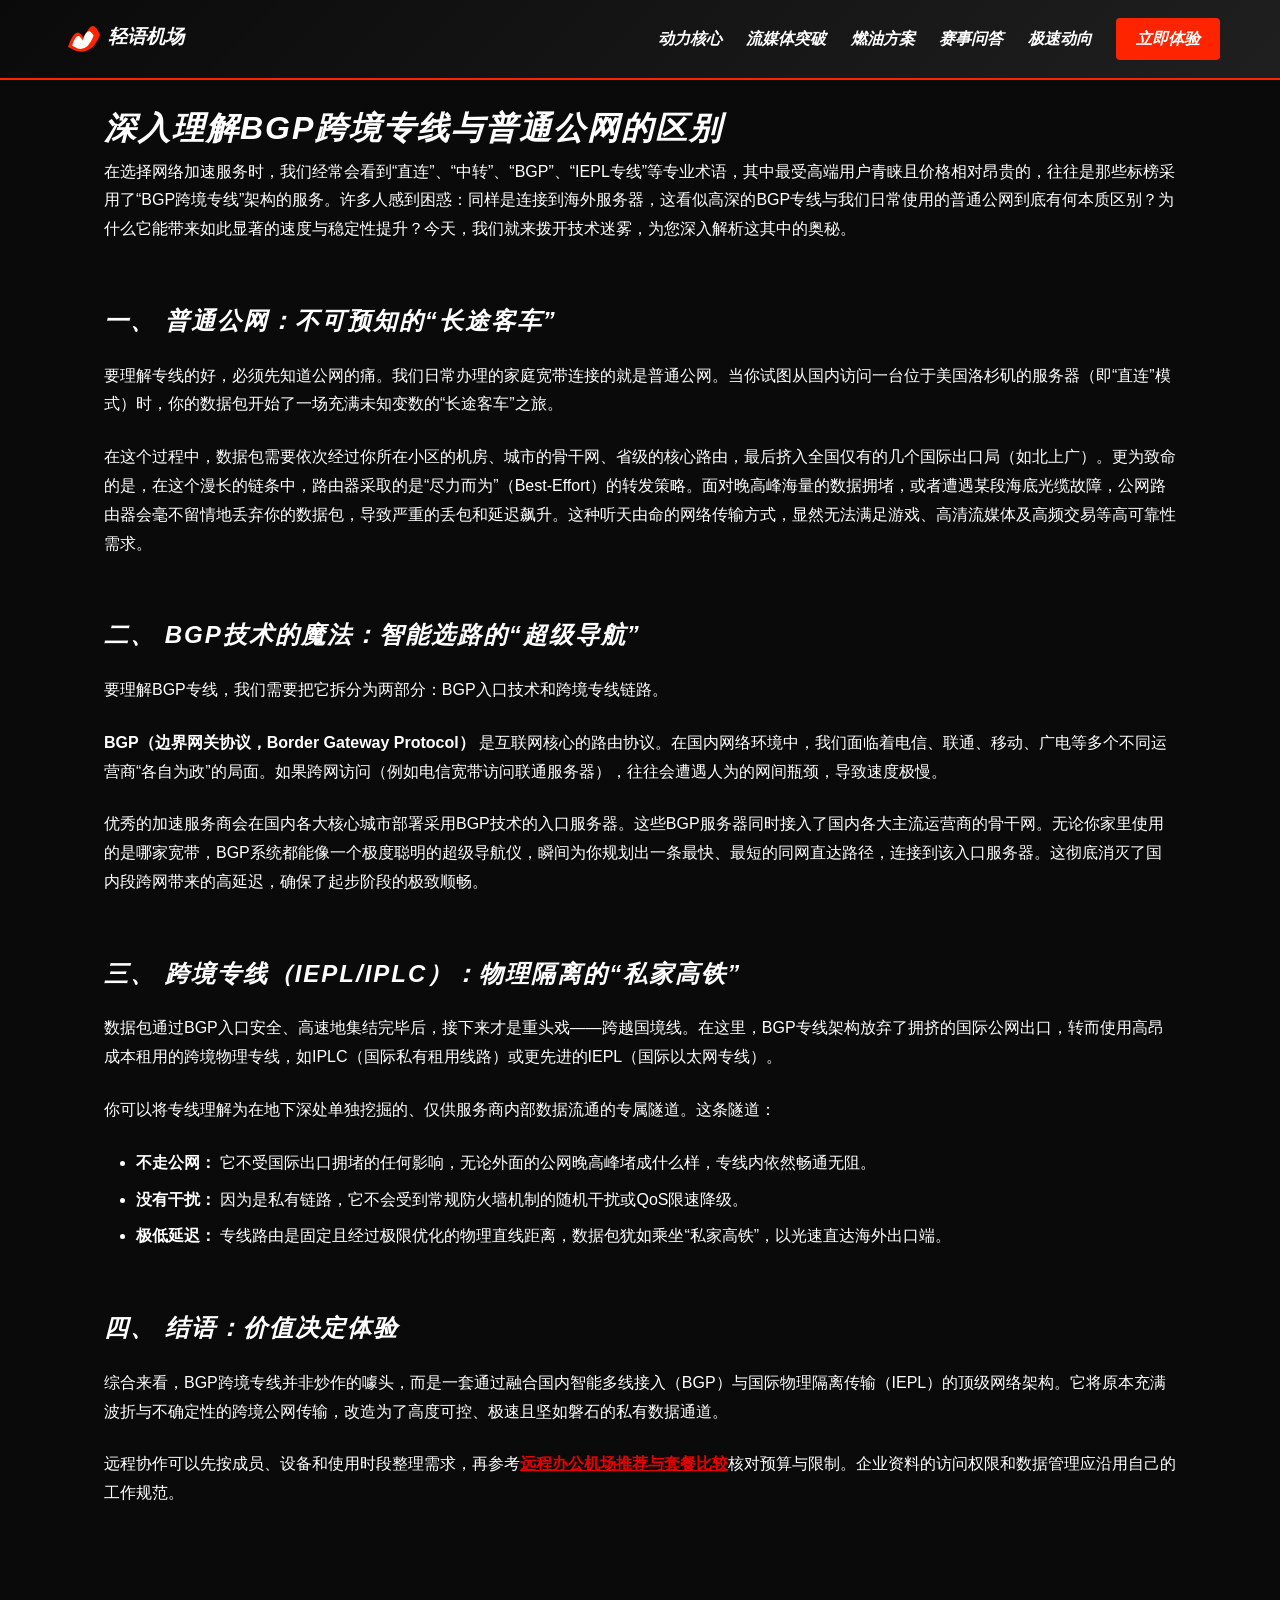
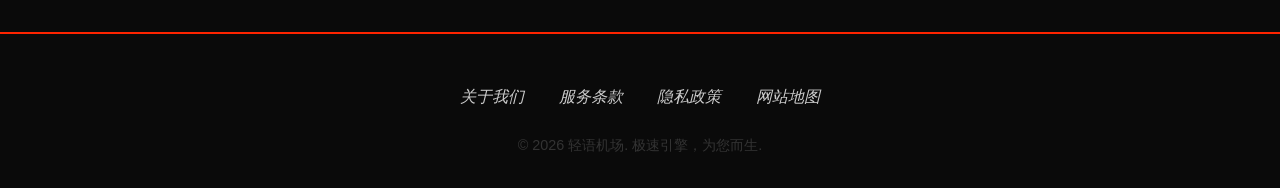
<file: bgp-network-explained.html>
<!DOCTYPE html>

<html lang="zh-CN">
<head>
<meta charset="utf-8"/>
<meta content="width=device-width, initial-scale=1" name="viewport"/>
<title>深入理解BGP跨境专线与普通公网的区别 - 轻语机场</title>
<link href="style.css" rel="stylesheet"/>
<meta content="很多用户对于BGP中转与普通直连网络的区别感到困惑。本文为您深入浅出地剖析BGP跨境专线的技术原理及其相较于公网的压倒性优势。" name="description"/>
<meta content="https://qingyujichang.autos/bgp-network-explained.html" property="og:url"/>
<meta content="深入理解BGP跨境专线与普通公网的区别 - 轻语机场" property="og:title"/>
<meta content="很多用户对于BGP中转与普通直连网络的区别感到困惑。本文为您深入浅出地剖析BGP跨境专线的技术原理及其相较于公网的压倒性优势。" property="og:description"/>
<meta content="轻语" property="og:site_name"/>
<meta content="article" property="og:type"/>
<meta content="深入理解BGP跨境专线与普通公网的区别 - 轻语机场" name="twitter:title"/>
<meta content="很多用户对于BGP中转与普通直连网络的区别感到困惑。本文为您深入浅出地剖析BGP跨境专线的技术原理及其相较于公网的压倒性优势。" name="twitter:description"/>
<link href="https://qingyujichang.autos/bgp-network-explained.html" rel="canonical"/>
<script id="landing-maintenance-schema" type="application/ld+json">{"@context": "https://schema.org", "@type": "BreadcrumbList", "itemListElement": [{"@type": "ListItem", "position": 1, "name": "轻语机场", "item": "https://qingyujichang.autos/"}, {"@type": "ListItem", "position": 2, "name": "深入理解BGP跨境专线与普通公网的区别 - 轻语机场", "item": "https://qingyujichang.autos/bgp-network-explained.html"}]}</script>
</head>
<body>
<header>
<div class="container nav-container">
<div class="logo-container">
<a href="index.html" style="text-decoration:none; color:inherit; display:inline-block; position:relative; z-index:100; cursor:pointer;">
<svg viewbox="0 0 200 50" xmlns="http://www.w3.org/2000/svg">
<path d="M10,40 Q20,10 30,30 Q40,0 50,25 Q40,50 20,45 Z" fill="#ff2400"></path>
<path d="M15,38 Q22,18 28,32 Q35,12 42,26 Q35,45 22,42 Z" fill="#ffffff"></path>
<text fill="#ffffff" font-family="'Helvetica Neue', Helvetica, Arial, sans-serif" font-size="24" font-style="italic" font-weight="bold" x="60" y="35">轻语机场</text>
</svg>
</a>
</div>
<input class="menu-toggle" id="mobile-menu-toggle" style="display:none;" type="checkbox"/>
<label class="menu-hamburger" for="mobile-menu-toggle">
<span></span><span></span><span></span>
</label>
<nav class="nav-links">
<a href="index.html#engine">动力核心</a>
<a href="index.html#streaming">流媒体突破</a>
<a href="index.html#pricing">燃油方案</a>
<a href="index.html#faq">赛事问答</a>
<a href="speed-trends.html" style="text-decoration:none; color:inherit; font-weight:bold;">极速动向</a>
<a class="nav-cta" href="https://ww012.twilightaff.com/#/?code=A56DH1Af" rel="nofollow noopener sponsored" target="_blank">立即体验</a>
</nav>
</div>
</header>
<div class="article-content container" style="padding: 100px 5%; line-height: 1.8;">
<h1>深入理解BGP跨境专线与普通公网的区别</h1>
<p>在选择网络加速服务时，我们经常会看到“直连”、“中转”、“BGP”、“IEPL专线”等专业术语，其中最受高端用户青睐且价格相对昂贵的，往往是那些标榜采用了“BGP跨境专线”架构的服务。许多人感到困惑：同样是连接到海外服务器，这看似高深的BGP专线与我们日常使用的普通公网到底有何本质区别？为什么它能带来如此显著的速度与稳定性提升？今天，我们就来拨开技术迷雾，为您深入解析这其中的奥秘。</p>
<h2>一、 普通公网：不可预知的“长途客车”</h2>
<p>要理解专线的好，必须先知道公网的痛。我们日常办理的家庭宽带连接的就是普通公网。当你试图从国内访问一台位于美国洛杉矶的服务器（即“直连”模式）时，你的数据包开始了一场充满未知变数的“长途客车”之旅。</p>
<p>在这个过程中，数据包需要依次经过你所在小区的机房、城市的骨干网、省级的核心路由，最后挤入全国仅有的几个国际出口局（如北上广）。更为致命的是，在这个漫长的链条中，路由器采取的是“尽力而为”（Best-Effort）的转发策略。面对晚高峰海量的数据拥堵，或者遭遇某段海底光缆故障，公网路由器会毫不留情地丢弃你的数据包，导致严重的丢包和延迟飙升。这种听天由命的网络传输方式，显然无法满足游戏、高清流媒体及高频交易等高可靠性需求。</p>
<h2>二、 BGP技术的魔法：智能选路的“超级导航”</h2>
<p>要理解BGP专线，我们需要把它拆分为两部分：BGP入口技术和跨境专线链路。</p>
<p><strong>BGP（边界网关协议，Border Gateway Protocol）</strong> 是互联网核心的路由协议。在国内网络环境中，我们面临着电信、联通、移动、广电等多个不同运营商“各自为政”的局面。如果跨网访问（例如电信宽带访问联通服务器），往往会遭遇人为的网间瓶颈，导致速度极慢。</p>
<p>优秀的加速服务商会在国内各大核心城市部署采用BGP技术的入口服务器。这些BGP服务器同时接入了国内各大主流运营商的骨干网。无论你家里使用的是哪家宽带，BGP系统都能像一个极度聪明的超级导航仪，瞬间为你规划出一条最快、最短的同网直达路径，连接到该入口服务器。这彻底消灭了国内段跨网带来的高延迟，确保了起步阶段的极致顺畅。</p>
<h2>三、 跨境专线（IEPL/IPLC）：物理隔离的“私家高铁”</h2>
<p>数据包通过BGP入口安全、高速地集结完毕后，接下来才是重头戏——跨越国境线。在这里，BGP专线架构放弃了拥挤的国际公网出口，转而使用高昂成本租用的跨境物理专线，如IPLC（国际私有租用线路）或更先进的IEPL（国际以太网专线）。</p>
<p>你可以将专线理解为在地下深处单独挖掘的、仅供服务商内部数据流通的专属隧道。这条隧道：</p>
<ul>
<li><strong>不走公网：</strong> 它不受国际出口拥堵的任何影响，无论外面的公网晚高峰堵成什么样，专线内依然畅通无阻。</li>
<li><strong>没有干扰：</strong> 因为是私有链路，它不会受到常规防火墙机制的随机干扰或QoS限速降级。</li>
<li><strong>极低延迟：</strong> 专线路由是固定且经过极限优化的物理直线距离，数据包犹如乘坐“私家高铁”，以光速直达海外出口端。</li>
</ul>
<h2>四、 结语：价值决定体验</h2>
<p>综合来看，BGP跨境专线并非炒作的噱头，而是一套通过融合国内智能多线接入（BGP）与国际物理隔离传输（IEPL）的顶级网络架构。它将原本充满波折与不确定性的跨境公网传输，改造为了高度可控、极速且坚如磐石的私有数据通道。</p>
<p>远程协作可以先按成员、设备和使用时段整理需求，再参考<a href="https://jichangtuijan.top/" rel="sponsored nofollow noopener" target="_blank">远程办公机场推荐与套餐比较</a>核对预算与限制。企业资料的访问权限和数据管理应沿用自己的工作规范。</p>
</div>
<footer>
<div class="container">
<div class="footer-links">
<a href="about.html">关于我们</a>
<a href="terms.html">服务条款</a>
<a href="privacy.html">隐私政策</a>
<a href="sitemap.html">网站地图</a>
</div>
<div class="copyright">
                © 2026 轻语机场. 极速引擎，为您而生.
            </div>
</div>
</footer>
</body>
</html>
</file>
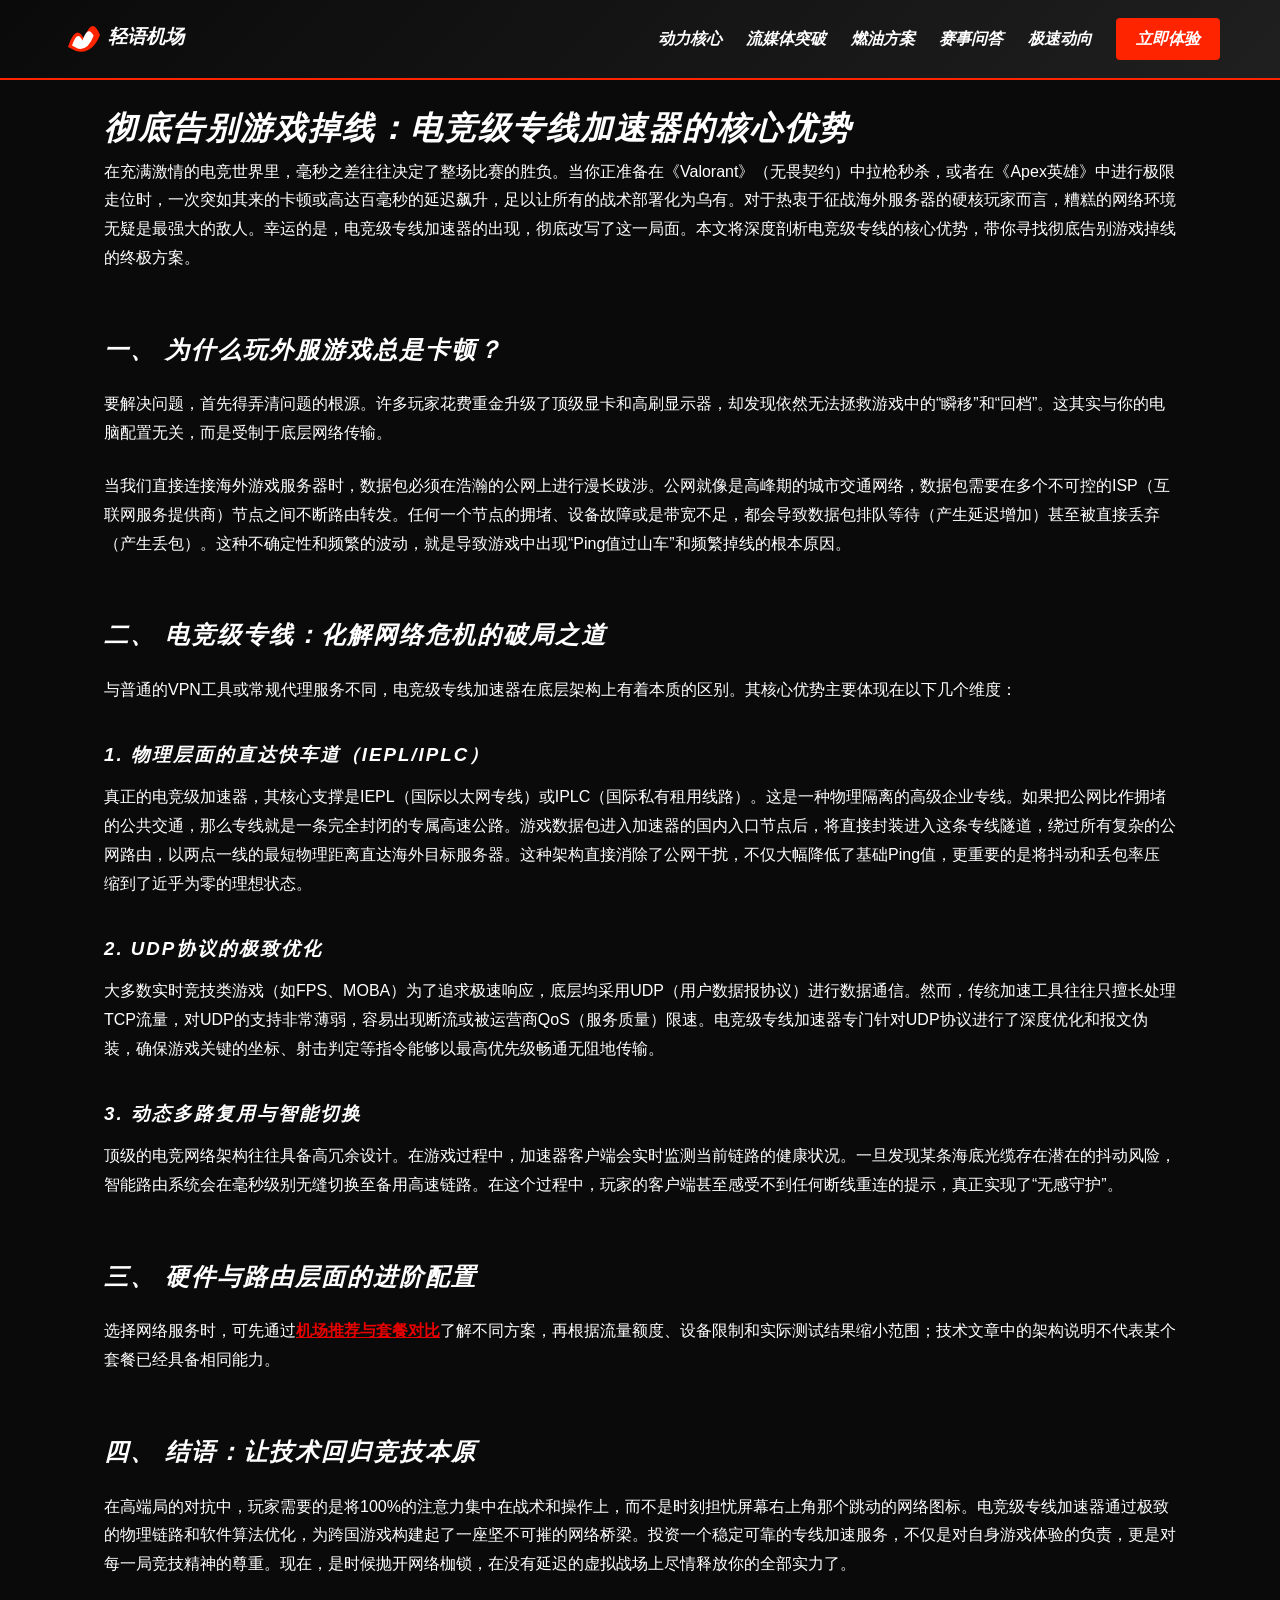
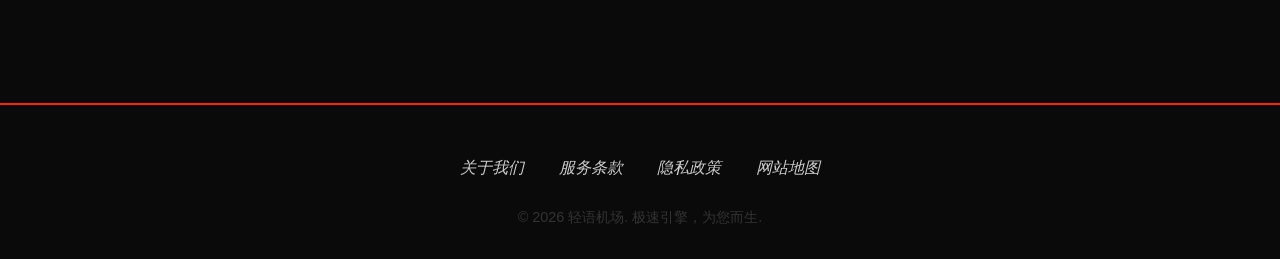
<file: gaming-latency-fix.html>
<!DOCTYPE html>

<html lang="zh-CN">
<head>
<meta charset="utf-8"/>
<meta content="width=device-width, initial-scale=1" name="viewport"/>
<title>彻底告别游戏掉线：电竞级专线加速器的核心优势 - 轻语机场</title>
<link href="style.css" rel="stylesheet"/>
<meta content="深度解析电竞级专线加速器如何降低游戏延迟、消除丢包，为玩家带来流畅无阻的外服游戏体验。了解专线与普通网络的根本区别。" name="description"/>
<meta content="https://qingyujichang.autos/gaming-latency-fix.html" property="og:url"/>
<meta content="彻底告别游戏掉线：电竞级专线加速器的核心优势 - 轻语机场" property="og:title"/>
<meta content="深度解析电竞级专线加速器如何降低游戏延迟、消除丢包，为玩家带来流畅无阻的外服游戏体验。了解专线与普通网络的根本区别。" property="og:description"/>
<meta content="轻语" property="og:site_name"/>
<meta content="article" property="og:type"/>
<meta content="彻底告别游戏掉线：电竞级专线加速器的核心优势 - 轻语机场" name="twitter:title"/>
<meta content="深度解析电竞级专线加速器如何降低游戏延迟、消除丢包，为玩家带来流畅无阻的外服游戏体验。了解专线与普通网络的根本区别。" name="twitter:description"/>
<link href="https://qingyujichang.autos/gaming-latency-fix.html" rel="canonical"/>
<script id="landing-maintenance-schema" type="application/ld+json">{"@context": "https://schema.org", "@type": "BreadcrumbList", "itemListElement": [{"@type": "ListItem", "position": 1, "name": "轻语机场", "item": "https://qingyujichang.autos/"}, {"@type": "ListItem", "position": 2, "name": "彻底告别游戏掉线：电竞级专线加速器的核心优势 - 轻语机场", "item": "https://qingyujichang.autos/gaming-latency-fix.html"}]}</script>
</head>
<body>
<header>
<div class="container nav-container">
<div class="logo-container">
<a href="index.html" style="text-decoration:none; color:inherit; display:inline-block; position:relative; z-index:100; cursor:pointer;">
<svg viewbox="0 0 200 50" xmlns="http://www.w3.org/2000/svg">
<path d="M10,40 Q20,10 30,30 Q40,0 50,25 Q40,50 20,45 Z" fill="#ff2400"></path>
<path d="M15,38 Q22,18 28,32 Q35,12 42,26 Q35,45 22,42 Z" fill="#ffffff"></path>
<text fill="#ffffff" font-family="'Helvetica Neue', Helvetica, Arial, sans-serif" font-size="24" font-style="italic" font-weight="bold" x="60" y="35">轻语机场</text>
</svg>
</a>
</div>
<input class="menu-toggle" id="mobile-menu-toggle" style="display:none;" type="checkbox"/>
<label class="menu-hamburger" for="mobile-menu-toggle">
<span></span><span></span><span></span>
</label>
<nav class="nav-links">
<a href="index.html#engine">动力核心</a>
<a href="index.html#streaming">流媒体突破</a>
<a href="index.html#pricing">燃油方案</a>
<a href="index.html#faq">赛事问答</a>
<a href="speed-trends.html" style="text-decoration:none; color:inherit; font-weight:bold;">极速动向</a>
<a class="nav-cta" href="https://ww012.twilightaff.com/#/?code=A56DH1Af" rel="nofollow noopener sponsored" target="_blank">立即体验</a>
</nav>
</div>
</header>
<div class="article-content container" style="padding: 100px 5%; line-height: 1.8;">
<h1>彻底告别游戏掉线：电竞级专线加速器的核心优势</h1>
<p>在充满激情的电竞世界里，毫秒之差往往决定了整场比赛的胜负。当你正准备在《Valorant》（无畏契约）中拉枪秒杀，或者在《Apex英雄》中进行极限走位时，一次突如其来的卡顿或高达百毫秒的延迟飙升，足以让所有的战术部署化为乌有。对于热衷于征战海外服务器的硬核玩家而言，糟糕的网络环境无疑是最强大的敌人。幸运的是，电竞级专线加速器的出现，彻底改写了这一局面。本文将深度剖析电竞级专线的核心优势，带你寻找彻底告别游戏掉线的终极方案。</p>
<h2>一、 为什么玩外服游戏总是卡顿？</h2>
<p>要解决问题，首先得弄清问题的根源。许多玩家花费重金升级了顶级显卡和高刷显示器，却发现依然无法拯救游戏中的“瞬移”和“回档”。这其实与你的电脑配置无关，而是受制于底层网络传输。</p>
<p>当我们直接连接海外游戏服务器时，数据包必须在浩瀚的公网上进行漫长跋涉。公网就像是高峰期的城市交通网络，数据包需要在多个不可控的ISP（互联网服务提供商）节点之间不断路由转发。任何一个节点的拥堵、设备故障或是带宽不足，都会导致数据包排队等待（产生延迟增加）甚至被直接丢弃（产生丢包）。这种不确定性和频繁的波动，就是导致游戏中出现“Ping值过山车”和频繁掉线的根本原因。</p>
<h2>二、 电竞级专线：化解网络危机的破局之道</h2>
<p>与普通的VPN工具或常规代理服务不同，电竞级专线加速器在底层架构上有着本质的区别。其核心优势主要体现在以下几个维度：</p>
<h3>1. 物理层面的直达快车道（IEPL/IPLC）</h3>
<p>真正的电竞级加速器，其核心支撑是IEPL（国际以太网专线）或IPLC（国际私有租用线路）。这是一种物理隔离的高级企业专线。如果把公网比作拥堵的公共交通，那么专线就是一条完全封闭的专属高速公路。游戏数据包进入加速器的国内入口节点后，将直接封装进入这条专线隧道，绕过所有复杂的公网路由，以两点一线的最短物理距离直达海外目标服务器。这种架构直接消除了公网干扰，不仅大幅降低了基础Ping值，更重要的是将抖动和丢包率压缩到了近乎为零的理想状态。</p>
<h3>2. UDP协议的极致优化</h3>
<p>大多数实时竞技类游戏（如FPS、MOBA）为了追求极速响应，底层均采用UDP（用户数据报协议）进行数据通信。然而，传统加速工具往往只擅长处理TCP流量，对UDP的支持非常薄弱，容易出现断流或被运营商QoS（服务质量）限速。电竞级专线加速器专门针对UDP协议进行了深度优化和报文伪装，确保游戏关键的坐标、射击判定等指令能够以最高优先级畅通无阻地传输。</p>
<h3>3. 动态多路复用与智能切换</h3>
<p>顶级的电竞网络架构往往具备高冗余设计。在游戏过程中，加速器客户端会实时监测当前链路的健康状况。一旦发现某条海底光缆存在潜在的抖动风险，智能路由系统会在毫秒级别无缝切换至备用高速链路。在这个过程中，玩家的客户端甚至感受不到任何断线重连的提示，真正实现了“无感守护”。</p>
<h2>三、 硬件与路由层面的进阶配置</h2>
<p>选择网络服务时，可先通过<a href="https://jichangtuijan.top/" rel="sponsored nofollow noopener" target="_blank">机场推荐与套餐对比</a>了解不同方案，再根据流量额度、设备限制和实际测试结果缩小范围；技术文章中的架构说明不代表某个套餐已经具备相同能力。</p>
<h2>四、 结语：让技术回归竞技本原</h2>
<p>在高端局的对抗中，玩家需要的是将100%的注意力集中在战术和操作上，而不是时刻担忧屏幕右上角那个跳动的网络图标。电竞级专线加速器通过极致的物理链路和软件算法优化，为跨国游戏构建起了一座坚不可摧的网络桥梁。投资一个稳定可靠的专线加速服务，不仅是对自身游戏体验的负责，更是对每一局竞技精神的尊重。现在，是时候抛开网络枷锁，在没有延迟的虚拟战场上尽情释放你的全部实力了。</p>
</div>
<footer>
<div class="container">
<div class="footer-links">
<a href="about.html">关于我们</a>
<a href="terms.html">服务条款</a>
<a href="privacy.html">隐私政策</a>
<a href="sitemap.html">网站地图</a>
</div>
<div class="copyright">
                © 2026 轻语机场. 极速引擎，为您而生.
            </div>
</div>
</footer>
</body>
</html>
</file>
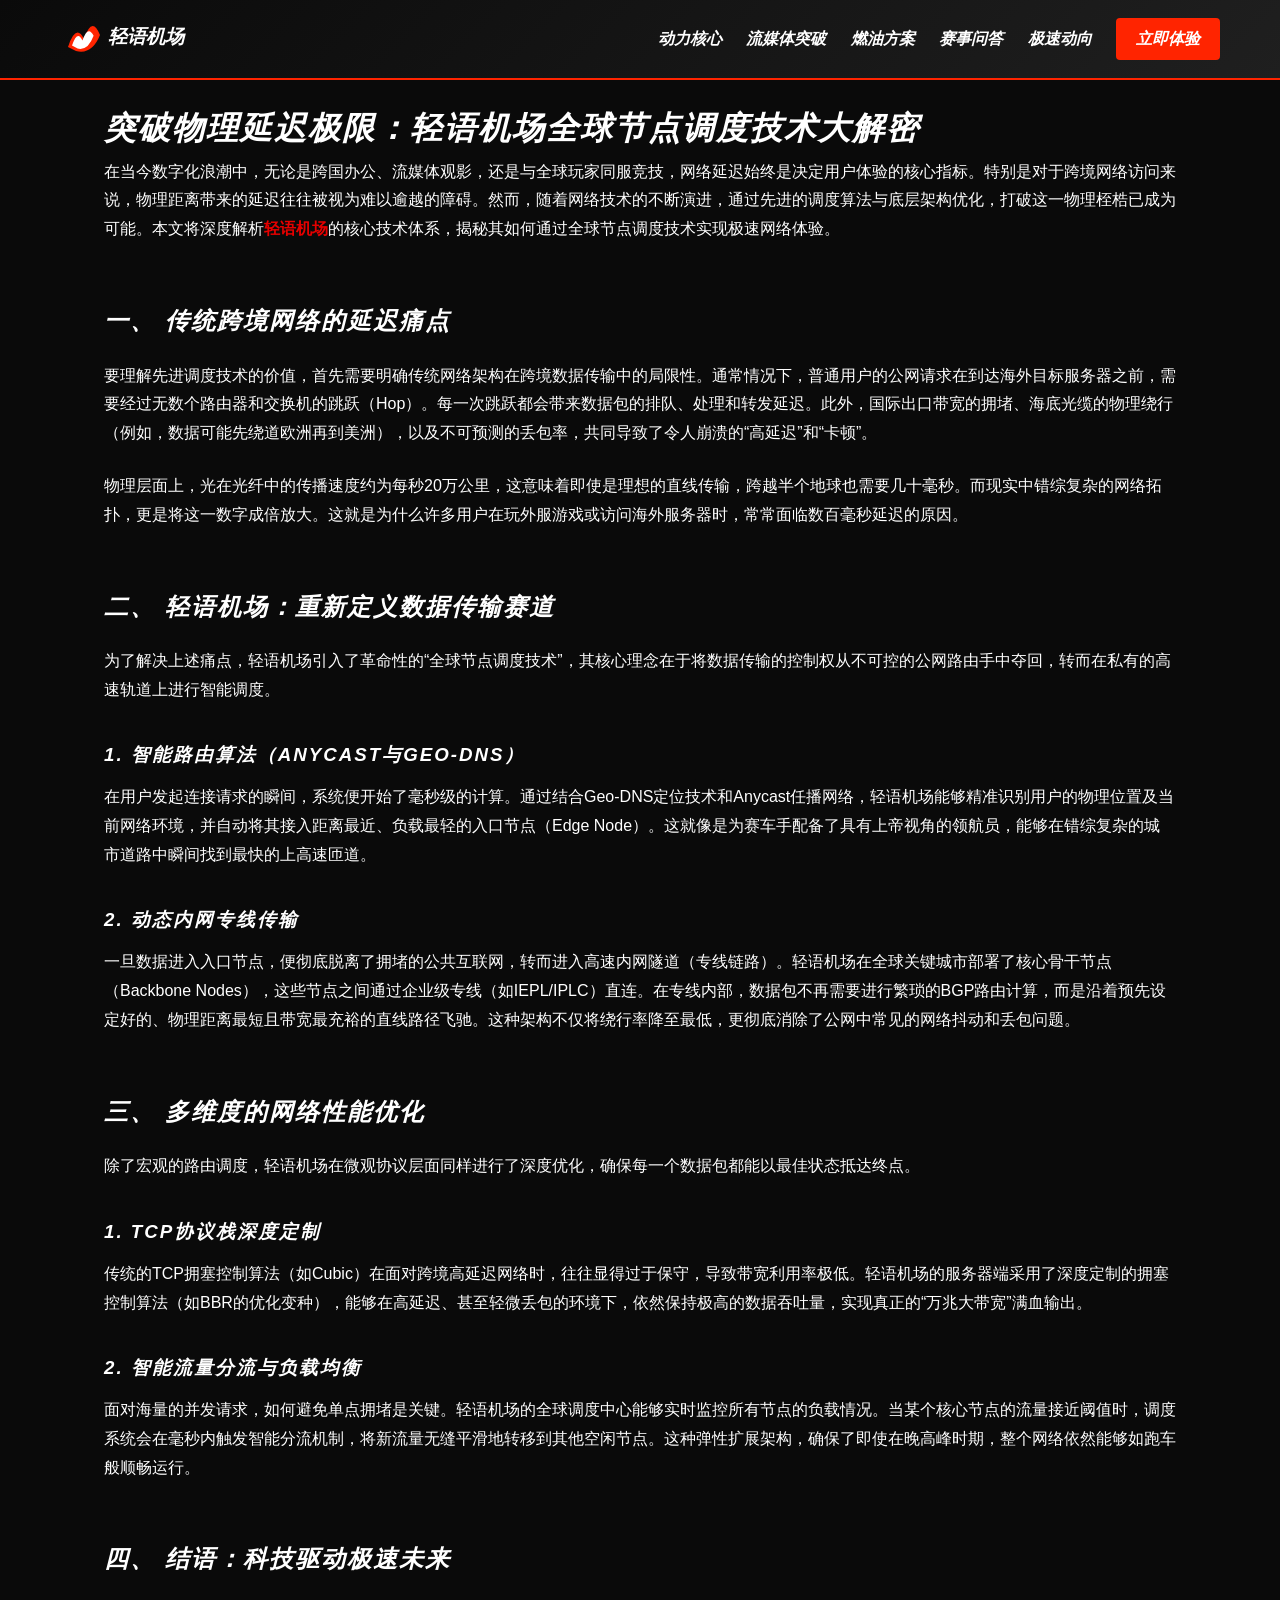
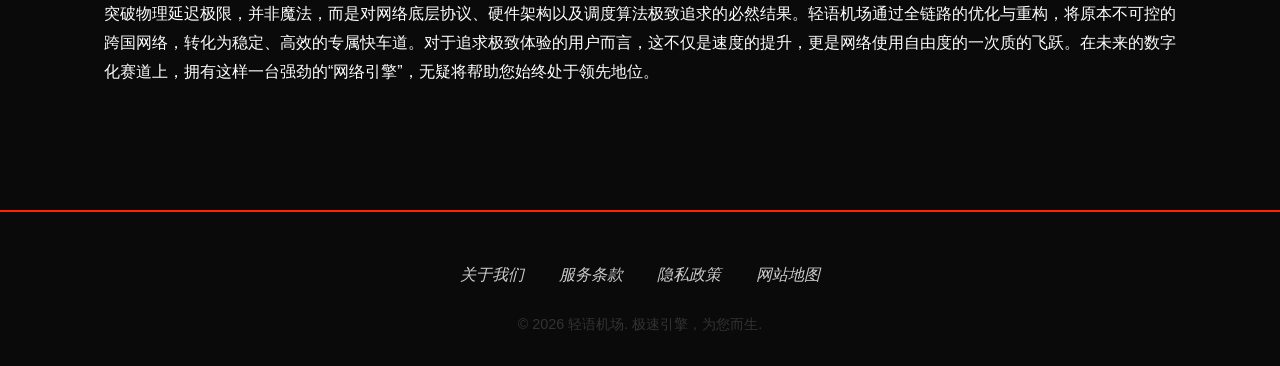
<file: global-routing-tech.html>
<!DOCTYPE html>
<html lang="zh-CN">
<head>
    <meta charset="UTF-8">
    <meta name="viewport" content="width=device-width, initial-scale=1">
    <title>突破物理延迟极限：轻语机场全球节点调度技术大解密 - 轻语机场</title>
    <link rel="stylesheet" href="style.css">
    <meta name="description" content="深度解析轻语机场如何通过全球节点调度技术、专线级路由优化与智能负载均衡，打破物理延迟极限，为您带来极致网络体验。">

<meta property="og:url" content="https://qingyujichang.autos/global-routing-tech.html">
<meta property="og:title" content="突破物理延迟极限：轻语机场全球节点调度技术大解密 - 轻语机场">
<meta property="og:description" content="深度解析轻语机场如何通过全球节点调度技术、专线级路由优化与智能负载均衡，打破物理延迟极限，为您带来极致网络体验。">
<meta property="og:site_name" content="轻语">
<meta property="og:type" content="article">
<meta name="twitter:title" content="突破物理延迟极限：轻语机场全球节点调度技术大解密 - 轻语机场">
<meta name="twitter:description" content="深度解析轻语机场如何通过全球节点调度技术、专线级路由优化与智能负载均衡，打破物理延迟极限，为您带来极致网络体验。">
<link rel="canonical" href="https://qingyujichang.autos/global-routing-tech.html">
<script id="landing-maintenance-schema" type="application/ld+json">{"@context": "https://schema.org", "@type": "BreadcrumbList", "itemListElement": [{"@type": "ListItem", "position": 1, "name": "轻语机场", "item": "https://qingyujichang.autos/"}, {"@type": "ListItem", "position": 2, "name": "突破物理延迟极限：轻语机场全球节点调度技术大解密 - 轻语机场", "item": "https://qingyujichang.autos/global-routing-tech.html"}]}</script>
</head>
<body>
    <header>
        <div class="container nav-container">
            <div class="logo-container">
                <a href="index.html" style="text-decoration:none; color:inherit; display:inline-block; position:relative; z-index:100; cursor:pointer;">
                    <svg viewBox="0 0 200 50" xmlns="http://www.w3.org/2000/svg">
                        <path d="M10,40 Q20,10 30,30 Q40,0 50,25 Q40,50 20,45 Z" fill="#ff2400" />
                        <path d="M15,38 Q22,18 28,32 Q35,12 42,26 Q35,45 22,42 Z" fill="#ffffff" />
                        <text x="60" y="35" font-family="'Helvetica Neue', Helvetica, Arial, sans-serif" font-size="24" font-weight="bold" font-style="italic" fill="#ffffff">轻语机场</text>
                    </svg>
                </a>
            </div>
            
            <input type="checkbox" id="mobile-menu-toggle" class="menu-toggle" style="display:none;">
            <label for="mobile-menu-toggle" class="menu-hamburger">
                <span></span><span></span><span></span>
            </label>
            <nav class="nav-links">
<a href="index.html#engine">动力核心</a>
                <a href="index.html#streaming">流媒体突破</a>
                <a href="index.html#pricing">燃油方案</a>
                <a href="index.html#faq">赛事问答</a>
<a href="speed-trends.html" style="text-decoration:none; color:inherit; font-weight:bold;">极速动向</a>
<a href="https://ww012.twilightaff.com/#/?code=A56DH1Af" target="_blank" class="nav-cta" rel="nofollow noopener sponsored">立即体验</a>
</nav>
        </div>
    </header>

    <div class="article-content container" style="padding: 100px 5%; line-height: 1.8;">
        <h1>突破物理延迟极限：轻语机场全球节点调度技术大解密</h1>
        
        <p>在当今数字化浪潮中，无论是跨国办公、流媒体观影，还是与全球玩家同服竞技，网络延迟始终是决定用户体验的核心指标。特别是对于跨境网络访问来说，物理距离带来的延迟往往被视为难以逾越的障碍。然而，随着网络技术的不断演进，通过先进的调度算法与底层架构优化，打破这一物理桎梏已成为可能。本文将深度解析<a href="index.html" style="text-decoration:none; color:inherit; display:inline-block; position:relative; z-index:100; cursor:pointer;">轻语机场</a>的核心技术体系，揭秘其如何通过全球节点调度技术实现极速网络体验。</p>

        <h2>一、 传统跨境网络的延迟痛点</h2>
        <p>要理解先进调度技术的价值，首先需要明确传统网络架构在跨境数据传输中的局限性。通常情况下，普通用户的公网请求在到达海外目标服务器之前，需要经过无数个路由器和交换机的跳跃（Hop）。每一次跳跃都会带来数据包的排队、处理和转发延迟。此外，国际出口带宽的拥堵、海底光缆的物理绕行（例如，数据可能先绕道欧洲再到美洲），以及不可预测的丢包率，共同导致了令人崩溃的“高延迟”和“卡顿”。</p>
        <p>物理层面上，光在光纤中的传播速度约为每秒20万公里，这意味着即使是理想的直线传输，跨越半个地球也需要几十毫秒。而现实中错综复杂的网络拓扑，更是将这一数字成倍放大。这就是为什么许多用户在玩外服游戏或访问海外服务器时，常常面临数百毫秒延迟的原因。</p>

        <h2>二、 轻语机场：重新定义数据传输赛道</h2>
        <p>为了解决上述痛点，轻语机场引入了革命性的“全球节点调度技术”，其核心理念在于将数据传输的控制权从不可控的公网路由手中夺回，转而在私有的高速轨道上进行智能调度。</p>

        <h3>1. 智能路由算法（Anycast与Geo-DNS）</h3>
        <p>在用户发起连接请求的瞬间，系统便开始了毫秒级的计算。通过结合Geo-DNS定位技术和Anycast任播网络，轻语机场能够精准识别用户的物理位置及当前网络环境，并自动将其接入距离最近、负载最轻的入口节点（Edge Node）。这就像是为赛车手配备了具有上帝视角的领航员，能够在错综复杂的城市道路中瞬间找到最快的上高速匝道。</p>

        <h3>2. 动态内网专线传输</h3>
        <p>一旦数据进入入口节点，便彻底脱离了拥堵的公共互联网，转而进入高速内网隧道（专线链路）。轻语机场在全球关键城市部署了核心骨干节点（Backbone Nodes），这些节点之间通过企业级专线（如IEPL/IPLC）直连。在专线内部，数据包不再需要进行繁琐的BGP路由计算，而是沿着预先设定好的、物理距离最短且带宽最充裕的直线路径飞驰。这种架构不仅将绕行率降至最低，更彻底消除了公网中常见的网络抖动和丢包问题。</p>

        <h2>三、 多维度的网络性能优化</h2>
        <p>除了宏观的路由调度，轻语机场在微观协议层面同样进行了深度优化，确保每一个数据包都能以最佳状态抵达终点。</p>

        <h3>1. TCP协议栈深度定制</h3>
        <p>传统的TCP拥塞控制算法（如Cubic）在面对跨境高延迟网络时，往往显得过于保守，导致带宽利用率极低。轻语机场的服务器端采用了深度定制的拥塞控制算法（如BBR的优化变种），能够在高延迟、甚至轻微丢包的环境下，依然保持极高的数据吞吐量，实现真正的“万兆大带宽”满血输出。</p>

        <h3>2. 智能流量分流与负载均衡</h3>
        <p>面对海量的并发请求，如何避免单点拥堵是关键。轻语机场的全球调度中心能够实时监控所有节点的负载情况。当某个核心节点的流量接近阈值时，调度系统会在毫秒内触发智能分流机制，将新流量无缝平滑地转移到其他空闲节点。这种弹性扩展架构，确保了即使在晚高峰时期，整个网络依然能够如跑车般顺畅运行。</p>

        <h2>四、 结语：科技驱动极速未来</h2>
        <p>突破物理延迟极限，并非魔法，而是对网络底层协议、硬件架构以及调度算法极致追求的必然结果。轻语机场通过全链路的优化与重构，将原本不可控的跨国网络，转化为稳定、高效的专属快车道。对于追求极致体验的用户而言，这不仅是速度的提升，更是网络使用自由度的一次质的飞跃。在未来的数字化赛道上，拥有这样一台强劲的“网络引擎”，无疑将帮助您始终处于领先地位。</p>
    </div>

    <footer>
        <div class="container">
            <div class="footer-links">
                <a href="about.html">关于我们</a>
                <a href="terms.html">服务条款</a>
                <a href="privacy.html">隐私政策</a>
                <a href="sitemap.html">网站地图</a>
            </div>
            <div class="copyright">
                &copy; 2026 轻语机场. 极速引擎，为您而生.
            </div>
        </div>
    </footer>
</body>
</html>
</file>
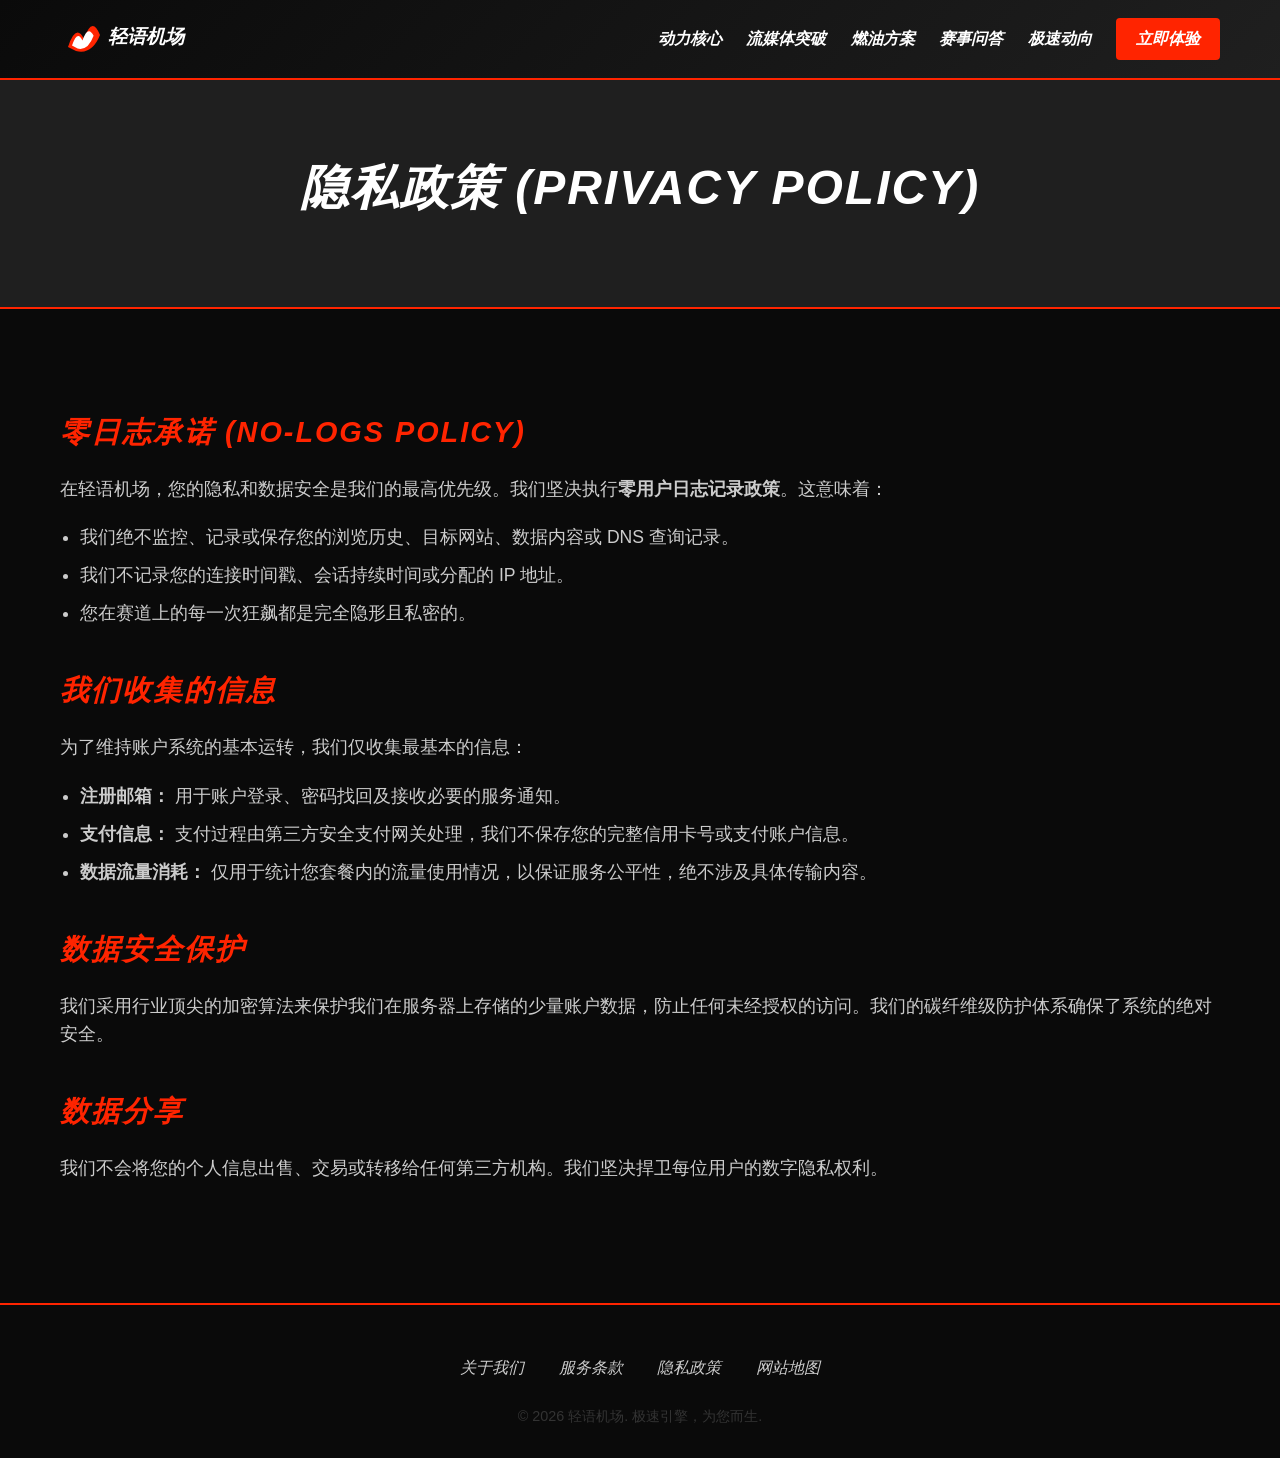
<file: privacy.html>
<!DOCTYPE html>
<html lang="zh-CN">
<head>
    <meta charset="UTF-8">
    <meta name="viewport" content="width=device-width, initial-scale=1">
    <title>隐私政策 - 轻语机场</title>
    <link rel="stylesheet" href="style.css">

<meta name="description" content="在轻语机场，您的隐私和数据安全是我们的最高优先级。我们坚决执行 零用户日志记录政策 。这意味着">
<meta property="og:url" content="https://qingyujichang.autos/privacy.html">
<meta property="og:title" content="隐私政策 - 轻语机场">
<meta property="og:description" content="在轻语机场，您的隐私和数据安全是我们的最高优先级。我们坚决执行 零用户日志记录政策 。这意味着">
<meta property="og:site_name" content="轻语">
<meta property="og:type" content="article">
<meta name="twitter:title" content="隐私政策 - 轻语机场">
<meta name="twitter:description" content="在轻语机场，您的隐私和数据安全是我们的最高优先级。我们坚决执行 零用户日志记录政策 。这意味着">
<link rel="canonical" href="https://qingyujichang.autos/privacy.html">
<script id="landing-maintenance-schema" type="application/ld+json">{"@context": "https://schema.org", "@type": "BreadcrumbList", "itemListElement": [{"@type": "ListItem", "position": 1, "name": "轻语机场", "item": "https://qingyujichang.autos/"}, {"@type": "ListItem", "position": 2, "name": "隐私政策 - 轻语机场", "item": "https://qingyujichang.autos/privacy.html"}]}</script>
</head>
<body>
    <header>
        <div class="container nav-container">
            <div class="logo-container">
                <a href="index.html" style="text-decoration:none; color:inherit; display:inline-block; position:relative; z-index:100; cursor:pointer;">
                    <svg viewBox="0 0 200 50" xmlns="http://www.w3.org/2000/svg">
                        <path d="M10,40 Q20,10 30,30 Q40,0 50,25 Q40,50 20,45 Z" fill="#ff2400" />
                        <path d="M15,38 Q22,18 28,32 Q35,12 42,26 Q35,45 22,42 Z" fill="#ffffff" />
                        <text x="60" y="35" font-family="'Helvetica Neue', Helvetica, Arial, sans-serif" font-size="24" font-weight="bold" font-style="italic" fill="#ffffff">轻语机场</text>
                    </svg>
                </a>
            </div>
            
            <input type="checkbox" id="mobile-menu-toggle" class="menu-toggle" style="display:none;">
            <label for="mobile-menu-toggle" class="menu-hamburger">
                <span></span><span></span><span></span>
            </label>
            <nav class="nav-links">
<a href="index.html#engine">动力核心</a>
                <a href="index.html#streaming">流媒体突破</a>
                <a href="index.html#pricing">燃油方案</a>
                <a href="index.html#faq">赛事问答</a>
<a href="speed-trends.html" style="text-decoration:none; color:inherit; font-weight:bold;">极速动向</a>
<a href="https://ww012.twilightaff.com/#/?code=A56DH1Af" target="_blank" class="nav-cta" rel="nofollow noopener sponsored">立即体验</a>
</nav>
        </div>
    </header>

    <div class="subpage-hero">
        <div class="container">
            <h1>隐私政策 (Privacy Policy)</h1>
        </div>
    </div>

    <section class="content-section">
        <div class="container">
            <div class="prose">
                <h2>零日志承诺 (No-Logs Policy)</h2>
                <p>在轻语机场，您的隐私和数据安全是我们的最高优先级。我们坚决执行<strong>零用户日志记录政策</strong>。这意味着：</p>
                <ul>
                    <li>我们绝不监控、记录或保存您的浏览历史、目标网站、数据内容或 DNS 查询记录。</li>
                    <li>我们不记录您的连接时间戳、会话持续时间或分配的 IP 地址。</li>
                    <li>您在赛道上的每一次狂飙都是完全隐形且私密的。</li>
                </ul>

                <h2>我们收集的信息</h2>
                <p>为了维持账户系统的基本运转，我们仅收集最基本的信息：</p>
                <ul>
                    <li><strong>注册邮箱：</strong> 用于账户登录、密码找回及接收必要的服务通知。</li>
                    <li><strong>支付信息：</strong> 支付过程由第三方安全支付网关处理，我们不保存您的完整信用卡号或支付账户信息。</li>
                    <li><strong>数据流量消耗：</strong> 仅用于统计您套餐内的流量使用情况，以保证服务公平性，绝不涉及具体传输内容。</li>
                </ul>

                <h2>数据安全保护</h2>
                <p>我们采用行业顶尖的加密算法来保护我们在服务器上存储的少量账户数据，防止任何未经授权的访问。我们的碳纤维级防护体系确保了系统的绝对安全。</p>

                <h2>数据分享</h2>
                <p>我们不会将您的个人信息出售、交易或转移给任何第三方机构。我们坚决捍卫每位用户的数字隐私权利。</p>
            </div>
        </div>
    </section>

    <footer>
        <div class="container">
            <div class="footer-links">
                <a href="about.html">关于我们</a>
                <a href="terms.html">服务条款</a>
                <a href="privacy.html">隐私政策</a>
                <a href="sitemap.html">网站地图</a>
            </div>
            <div class="copyright">
                &copy; 2026 轻语机场. 极速引擎，为您而生.
            </div>
        </div>
    </footer>
</body>
</html>
</file>
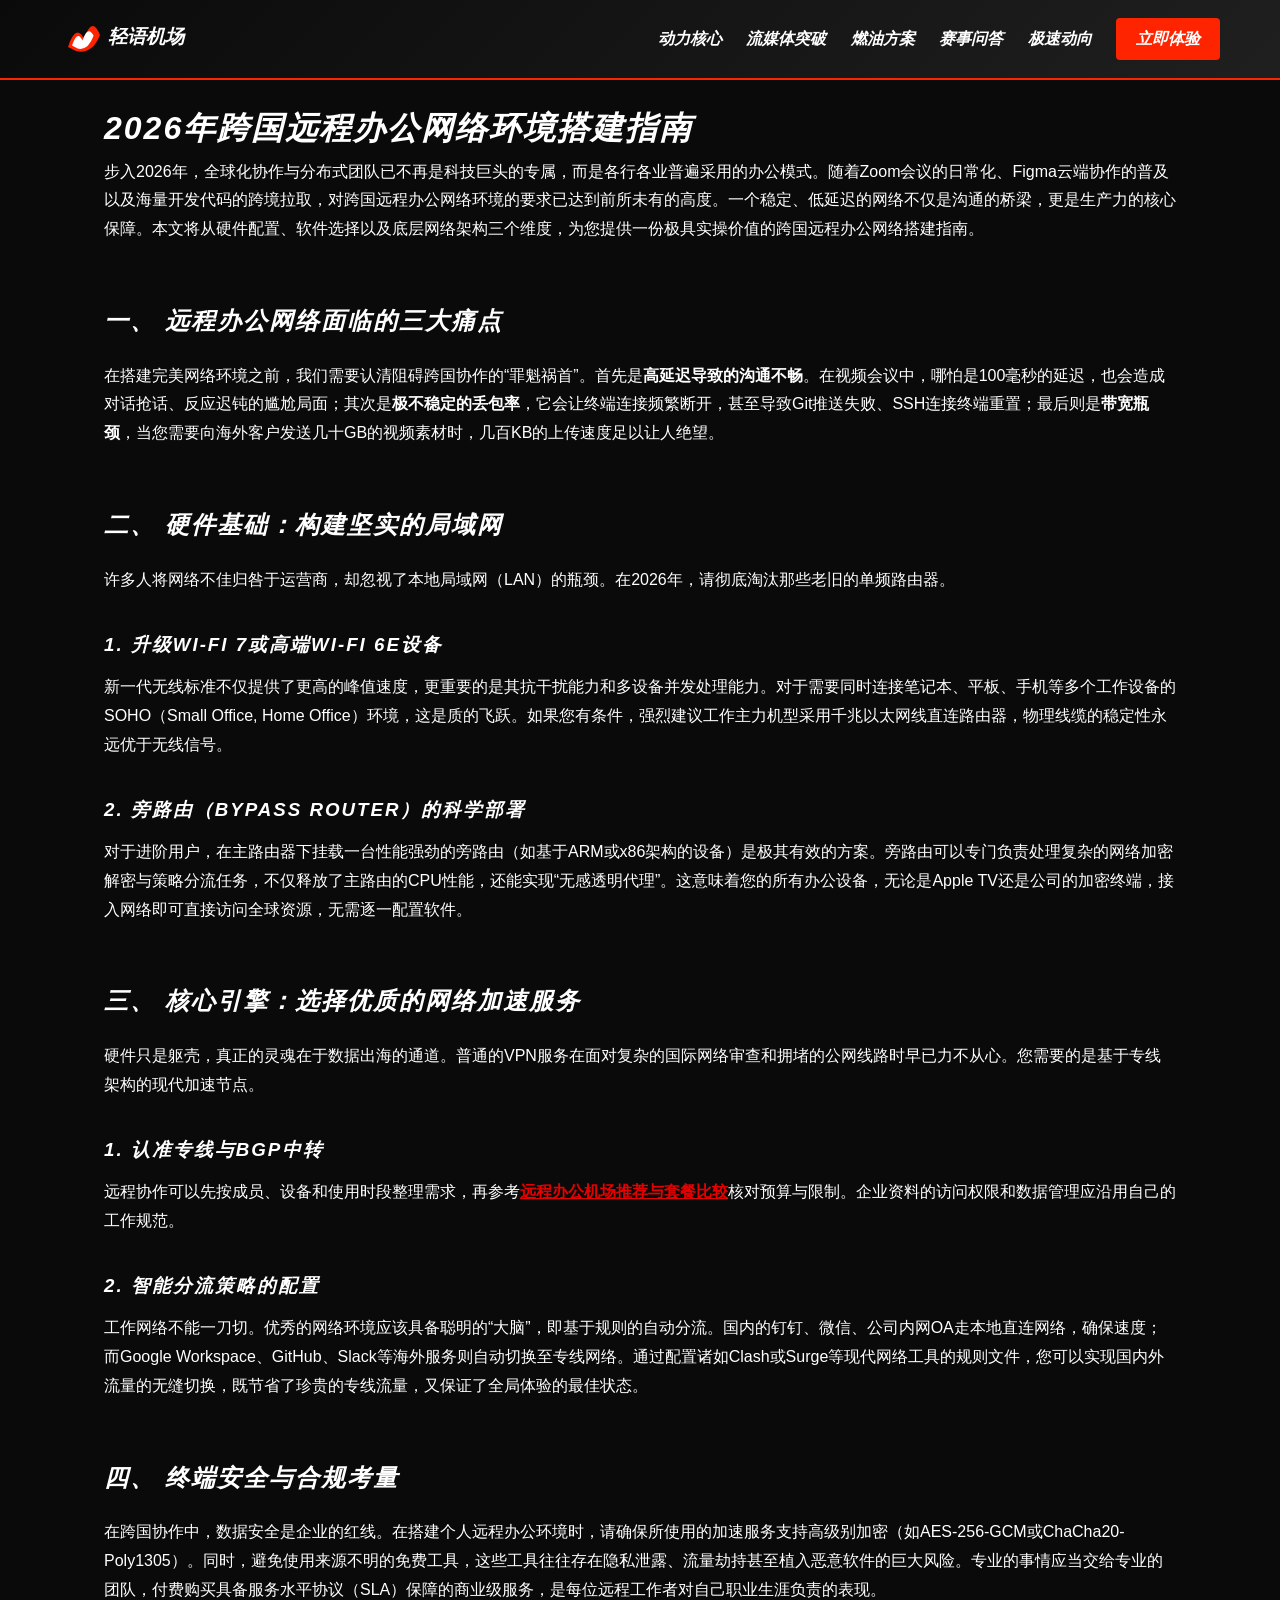
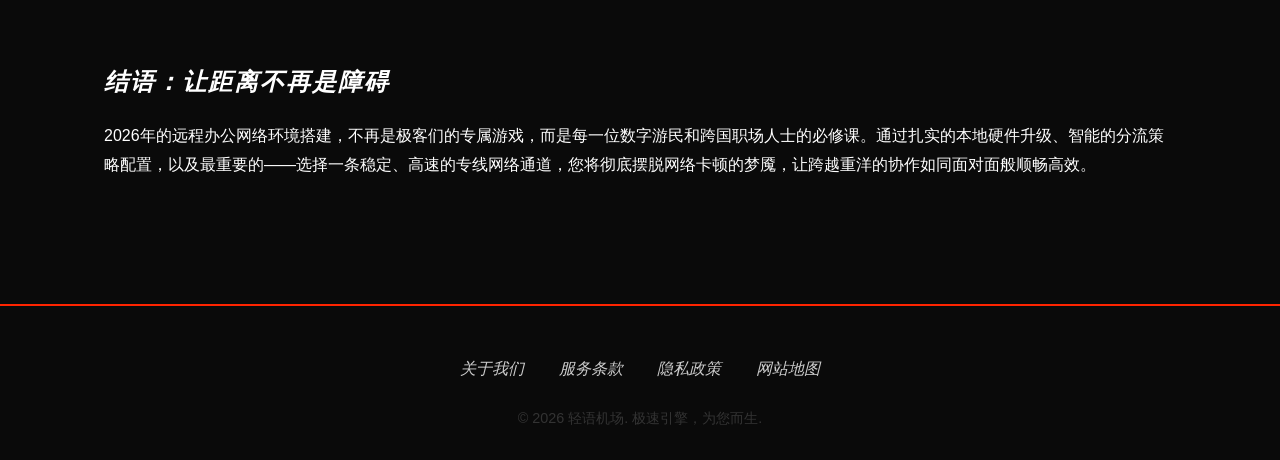
<file: remote-work-network.html>
<!DOCTYPE html>

<html lang="zh-CN">
<head>
<meta charset="utf-8"/>
<meta content="width=device-width, initial-scale=1" name="viewport"/>
<title>2026年跨国远程办公网络环境搭建指南 - 轻语机场</title>
<link href="style.css" rel="stylesheet"/>
<meta content="在2026年，跨国远程办公已成为常态。本文为您提供一份全面的跨国远程办公网络环境搭建指南，解决视频会议卡顿、大文件传输慢等问题。" name="description"/>
<meta content="https://qingyujichang.autos/remote-work-network.html" property="og:url"/>
<meta content="2026年跨国远程办公网络环境搭建指南 - 轻语机场" property="og:title"/>
<meta content="在2026年，跨国远程办公已成为常态。本文为您提供一份全面的跨国远程办公网络环境搭建指南，解决视频会议卡顿、大文件传输慢等问题。" property="og:description"/>
<meta content="轻语" property="og:site_name"/>
<meta content="article" property="og:type"/>
<meta content="2026年跨国远程办公网络环境搭建指南 - 轻语机场" name="twitter:title"/>
<meta content="在2026年，跨国远程办公已成为常态。本文为您提供一份全面的跨国远程办公网络环境搭建指南，解决视频会议卡顿、大文件传输慢等问题。" name="twitter:description"/>
<link href="https://qingyujichang.autos/remote-work-network.html" rel="canonical"/>
<script id="landing-maintenance-schema" type="application/ld+json">{"@context": "https://schema.org", "@type": "BreadcrumbList", "itemListElement": [{"@type": "ListItem", "position": 1, "name": "轻语机场", "item": "https://qingyujichang.autos/"}, {"@type": "ListItem", "position": 2, "name": "2026年跨国远程办公网络环境搭建指南 - 轻语机场", "item": "https://qingyujichang.autos/remote-work-network.html"}]}</script>
</head>
<body>
<header>
<div class="container nav-container">
<div class="logo-container">
<a href="index.html" style="text-decoration:none; color:inherit; display:inline-block; position:relative; z-index:100; cursor:pointer;">
<svg viewbox="0 0 200 50" xmlns="http://www.w3.org/2000/svg">
<path d="M10,40 Q20,10 30,30 Q40,0 50,25 Q40,50 20,45 Z" fill="#ff2400"></path>
<path d="M15,38 Q22,18 28,32 Q35,12 42,26 Q35,45 22,42 Z" fill="#ffffff"></path>
<text fill="#ffffff" font-family="'Helvetica Neue', Helvetica, Arial, sans-serif" font-size="24" font-style="italic" font-weight="bold" x="60" y="35">轻语机场</text>
</svg>
</a>
</div>
<input class="menu-toggle" id="mobile-menu-toggle" style="display:none;" type="checkbox"/>
<label class="menu-hamburger" for="mobile-menu-toggle">
<span></span><span></span><span></span>
</label>
<nav class="nav-links">
<a href="index.html#engine">动力核心</a>
<a href="index.html#streaming">流媒体突破</a>
<a href="index.html#pricing">燃油方案</a>
<a href="index.html#faq">赛事问答</a>
<a href="speed-trends.html" style="text-decoration:none; color:inherit; font-weight:bold;">极速动向</a>
<a class="nav-cta" href="https://ww012.twilightaff.com/#/?code=A56DH1Af" rel="nofollow noopener sponsored" target="_blank">立即体验</a>
</nav>
</div>
</header>
<div class="article-content container" style="padding: 100px 5%; line-height: 1.8;">
<h1>2026年跨国远程办公网络环境搭建指南</h1>
<p>步入2026年，全球化协作与分布式团队已不再是科技巨头的专属，而是各行各业普遍采用的办公模式。随着Zoom会议的日常化、Figma云端协作的普及以及海量开发代码的跨境拉取，对跨国远程办公网络环境的要求已达到前所未有的高度。一个稳定、低延迟的网络不仅是沟通的桥梁，更是生产力的核心保障。本文将从硬件配置、软件选择以及底层网络架构三个维度，为您提供一份极具实操价值的跨国远程办公网络搭建指南。</p>
<h2>一、 远程办公网络面临的三大痛点</h2>
<p>在搭建完美网络环境之前，我们需要认清阻碍跨国协作的“罪魁祸首”。首先是<strong>高延迟导致的沟通不畅</strong>。在视频会议中，哪怕是100毫秒的延迟，也会造成对话抢话、反应迟钝的尴尬局面；其次是<strong>极不稳定的丢包率</strong>，它会让终端连接频繁断开，甚至导致Git推送失败、SSH连接终端重置；最后则是<strong>带宽瓶颈</strong>，当您需要向海外客户发送几十GB的视频素材时，几百KB的上传速度足以让人绝望。</p>
<h2>二、 硬件基础：构建坚实的局域网</h2>
<p>许多人将网络不佳归咎于运营商，却忽视了本地局域网（LAN）的瓶颈。在2026年，请彻底淘汰那些老旧的单频路由器。</p>
<h3>1. 升级Wi-Fi 7或高端Wi-Fi 6E设备</h3>
<p>新一代无线标准不仅提供了更高的峰值速度，更重要的是其抗干扰能力和多设备并发处理能力。对于需要同时连接笔记本、平板、手机等多个工作设备的SOHO（Small Office, Home Office）环境，这是质的飞跃。如果您有条件，强烈建议工作主力机型采用千兆以太网线直连路由器，物理线缆的稳定性永远优于无线信号。</p>
<h3>2. 旁路由（Bypass Router）的科学部署</h3>
<p>对于进阶用户，在主路由器下挂载一台性能强劲的旁路由（如基于ARM或x86架构的设备）是极其有效的方案。旁路由可以专门负责处理复杂的网络加密解密与策略分流任务，不仅释放了主路由的CPU性能，还能实现“无感透明代理”。这意味着您的所有办公设备，无论是Apple TV还是公司的加密终端，接入网络即可直接访问全球资源，无需逐一配置软件。</p>
<h2>三、 核心引擎：选择优质的网络加速服务</h2>
<p>硬件只是躯壳，真正的灵魂在于数据出海的通道。普通的VPN服务在面对复杂的国际网络审查和拥堵的公网线路时早已力不从心。您需要的是基于专线架构的现代加速节点。</p>
<h3>1. 认准专线与BGP中转</h3>
<p>远程协作可以先按成员、设备和使用时段整理需求，再参考<a href="https://jichangtuijan.top/" rel="sponsored nofollow noopener" target="_blank">远程办公机场推荐与套餐比较</a>核对预算与限制。企业资料的访问权限和数据管理应沿用自己的工作规范。</p>
<h3>2. 智能分流策略的配置</h3>
<p>工作网络不能一刀切。优秀的网络环境应该具备聪明的“大脑”，即基于规则的自动分流。国内的钉钉、微信、公司内网OA走本地直连网络，确保速度；而Google Workspace、GitHub、Slack等海外服务则自动切换至专线网络。通过配置诸如Clash或Surge等现代网络工具的规则文件，您可以实现国内外流量的无缝切换，既节省了珍贵的专线流量，又保证了全局体验的最佳状态。</p>
<h2>四、 终端安全与合规考量</h2>
<p>在跨国协作中，数据安全是企业的红线。在搭建个人远程办公环境时，请确保所使用的加速服务支持高级别加密（如AES-256-GCM或ChaCha20-Poly1305）。同时，避免使用来源不明的免费工具，这些工具往往存在隐私泄露、流量劫持甚至植入恶意软件的巨大风险。专业的事情应当交给专业的团队，付费购买具备服务水平协议（SLA）保障的商业级服务，是每位远程工作者对自己职业生涯负责的表现。</p>
<h2>结语：让距离不再是障碍</h2>
<p>2026年的远程办公网络环境搭建，不再是极客们的专属游戏，而是每一位数字游民和跨国职场人士的必修课。通过扎实的本地硬件升级、智能的分流策略配置，以及最重要的——选择一条稳定、高速的专线网络通道，您将彻底摆脱网络卡顿的梦魇，让跨越重洋的协作如同面对面般顺畅高效。</p>
</div>
<footer>
<div class="container">
<div class="footer-links">
<a href="about.html">关于我们</a>
<a href="terms.html">服务条款</a>
<a href="privacy.html">隐私政策</a>
<a href="sitemap.html">网站地图</a>
</div>
<div class="copyright">
                © 2026 轻语机场. 极速引擎，为您而生.
            </div>
</div>
</footer>
</body>
</html>
</file>
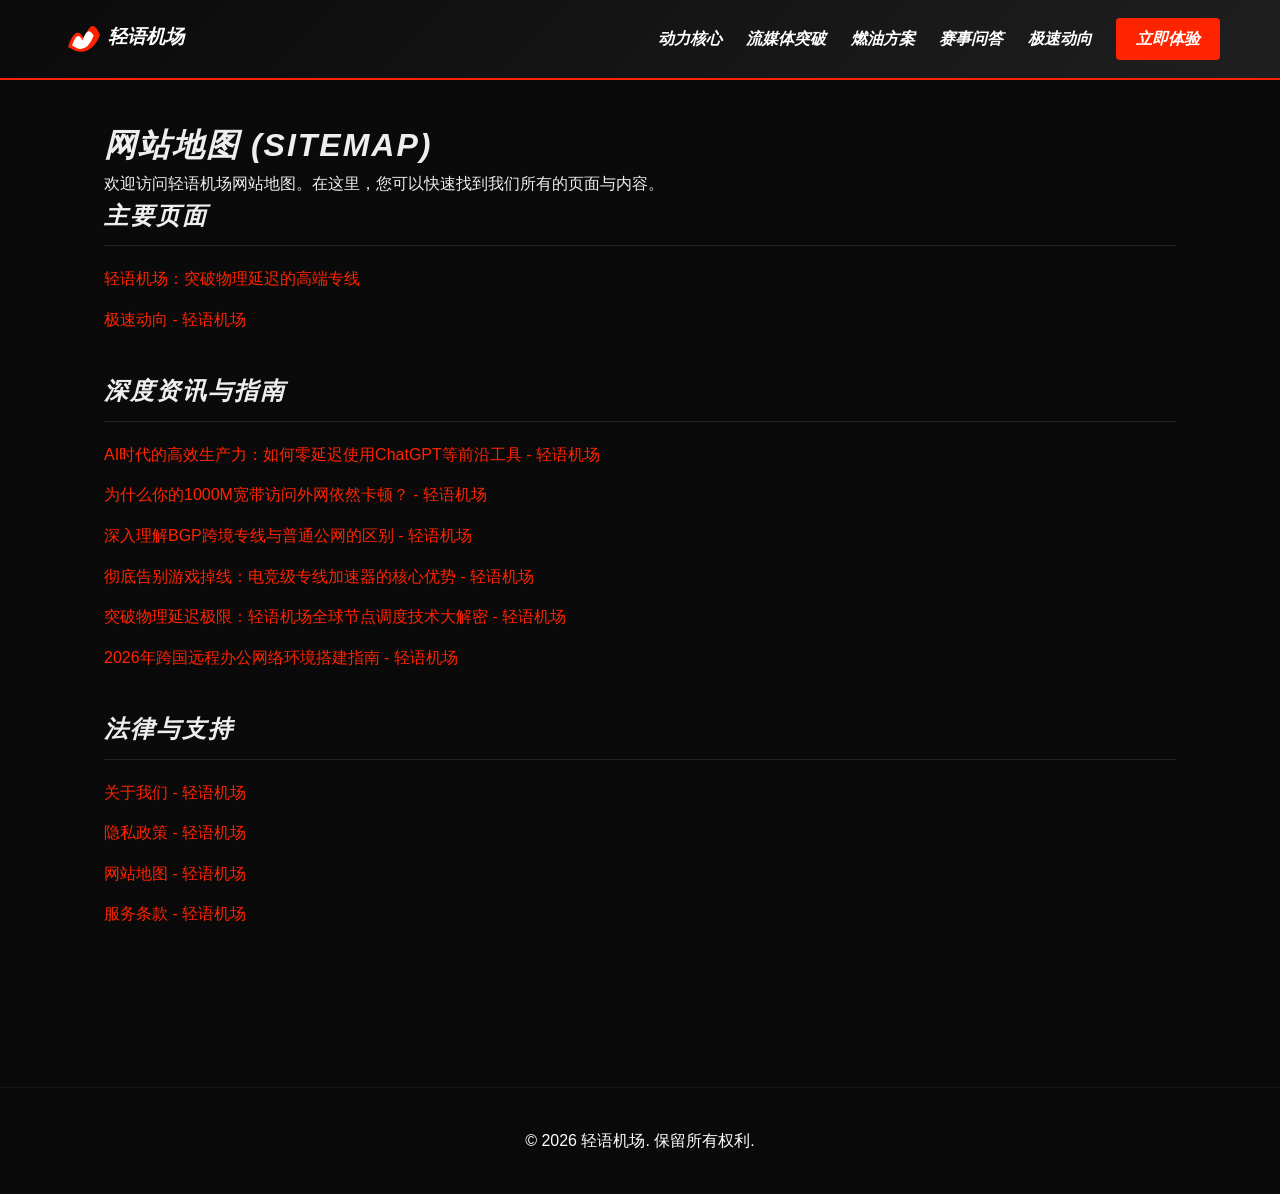
<file: sitemap.html>
<!DOCTYPE html>
<html lang="zh-CN">
<head>
    <meta charset="UTF-8">
    <meta name="viewport" content="width=device-width, initial-scale=1">
    <title>网站地图 - 轻语机场</title>
    <link rel="stylesheet" href="style.css">
    <style>
        .sitemap-container {
            padding: 120px 5%;
            min-height: 80vh;
            background-color: #0a0a0a;
            color: #eee;
        }
        .sitemap-section {
            margin-bottom: 40px;
        }
        .sitemap-section h2 {
            border-bottom: 1px solid rgba(128,128,128,0.2);
            padding-bottom: 10px;
            margin-bottom: 20px;
        }
        .sitemap-list {
            list-style: none;
            padding-left: 0;
        }
        .sitemap-list li {
            margin-bottom: 15px;
        }
        .sitemap-list a {
            color: #ff2400 !important;
            text-decoration: none;
            font-size: 16px;
        }
        .sitemap-list a:hover {
            text-decoration: underline;
        }
    </style>

<meta name="description" content="轻语的网站地图 - 轻语机场，帮助读者了解本页信息、使用范围及相关页面。">
<meta property="og:url" content="https://qingyujichang.autos/sitemap.html">
<meta property="og:title" content="网站地图 - 轻语机场">
<meta property="og:description" content="轻语的网站地图 - 轻语机场，帮助读者了解本页信息、使用范围及相关页面。">
<meta property="og:site_name" content="轻语">
<meta property="og:type" content="article">
<meta name="twitter:title" content="网站地图 - 轻语机场">
<meta name="twitter:description" content="轻语的网站地图 - 轻语机场，帮助读者了解本页信息、使用范围及相关页面。">
<link rel="canonical" href="https://qingyujichang.autos/sitemap.html">
<script id="landing-maintenance-schema" type="application/ld+json">{"@context": "https://schema.org", "@type": "BreadcrumbList", "itemListElement": [{"@type": "ListItem", "position": 1, "name": "轻语机场", "item": "https://qingyujichang.autos/"}, {"@type": "ListItem", "position": 2, "name": "网站地图 - 轻语机场", "item": "https://qingyujichang.autos/sitemap.html"}]}</script>
</head>
<body>
    <header>
        <div class="container nav-container">
            <div class="logo-container">
                <a href="index.html" style="text-decoration:none; color:inherit; display:inline-block; position:relative; z-index:100; cursor:pointer;">
                    <svg role="img" aria-label="轻语机场 Logo" viewBox="0 0 200 50" xmlns="http://www.w3.org/2000/svg">
                        <path d="M10,40 Q20,10 30,30 Q40,0 50,25 Q40,50 20,45 Z" fill="#ff2400" />
                        <path d="M15,38 Q22,18 28,32 Q35,12 42,26 Q35,45 22,42 Z" fill="#ffffff" />
                        <text x="60" y="35" font-family="'Helvetica Neue', Helvetica, Arial, sans-serif" font-size="24" font-weight="bold" font-style="italic" fill="#ffffff">轻语机场</text>
                    </svg>
                </a>
            </div>
            
            <input type="checkbox" id="mobile-menu-toggle" class="menu-toggle" style="display:none;">
            <label for="mobile-menu-toggle" class="menu-hamburger">
                <span></span><span></span><span></span>
            </label>
            <nav class="nav-links">
<a href="index.html#engine">动力核心</a>
                <a href="index.html#streaming">流媒体突破</a>
                <a href="index.html#pricing">燃油方案</a>
                <a href="index.html#faq">赛事问答</a>
<a href="speed-trends.html" style="text-decoration:none; color:inherit; font-weight:bold;">极速动向</a>
<a href="https://ww012.twilightaff.com/#/?code=A56DH1Af" target="_blank" class="nav-cta" rel="nofollow noopener sponsored">立即体验</a>
</nav>
        </div>
    </header>
    
    <div class="sitemap-container container">
        <h1>网站地图 (Sitemap)</h1>
        <p>欢迎访问轻语机场网站地图。在这里，您可以快速找到我们所有的页面与内容。</p>
        
        <div class="sitemap-section">
            <h2>主要页面</h2>
            <ul class="sitemap-list">
                <li><a href="index.html" style="text-decoration:none; color:inherit; display:inline-block; position:relative; z-index:100; cursor:pointer;">轻语机场：突破物理延迟的高端专线</a></li>
                <li><a href="speed-trends.html">极速动向 - 轻语机场</a></li>
            </ul>
        </div>
        
        <div class="sitemap-section">
            <h2>深度资讯与指南</h2>
            <ul class="sitemap-list">
                <li><a href="ai-tools-acceleration.html">AI时代的高效生产力：如何零延迟使用ChatGPT等前沿工具 - 轻语机场</a></li>
                <li><a href="bandwidth-bottleneck-analysis.html">为什么你的1000M宽带访问外网依然卡顿？ - 轻语机场</a></li>
                <li><a href="bgp-network-explained.html">深入理解BGP跨境专线与普通公网的区别 - 轻语机场</a></li>
                <li><a href="gaming-latency-fix.html">彻底告别游戏掉线：电竞级专线加速器的核心优势 - 轻语机场</a></li>
                <li><a href="global-routing-tech.html">突破物理延迟极限：轻语机场全球节点调度技术大解密 - 轻语机场</a></li>
                <li><a href="remote-work-network.html">2026年跨国远程办公网络环境搭建指南 - 轻语机场</a></li>
            </ul>
        </div>
        
        <div class="sitemap-section">
            <h2>法律与支持</h2>
            <ul class="sitemap-list">
                <li><a href="about.html">关于我们 - 轻语机场</a></li>
                <li><a href="privacy.html">隐私政策 - 轻语机场</a></li>
                <li><a href="sitemap.html">网站地图 - 轻语机场</a></li>
                <li><a href="terms.html">服务条款 - 轻语机场</a></li>
            </ul>
        </div>
    </div>
    
    <footer style="padding: 40px 5%; text-align: center; border-top: 1px solid rgba(128,128,128,0.1);">
        &copy; 2026 轻语机场. 保留所有权利.
    </footer>
</body>
</html>
</file>
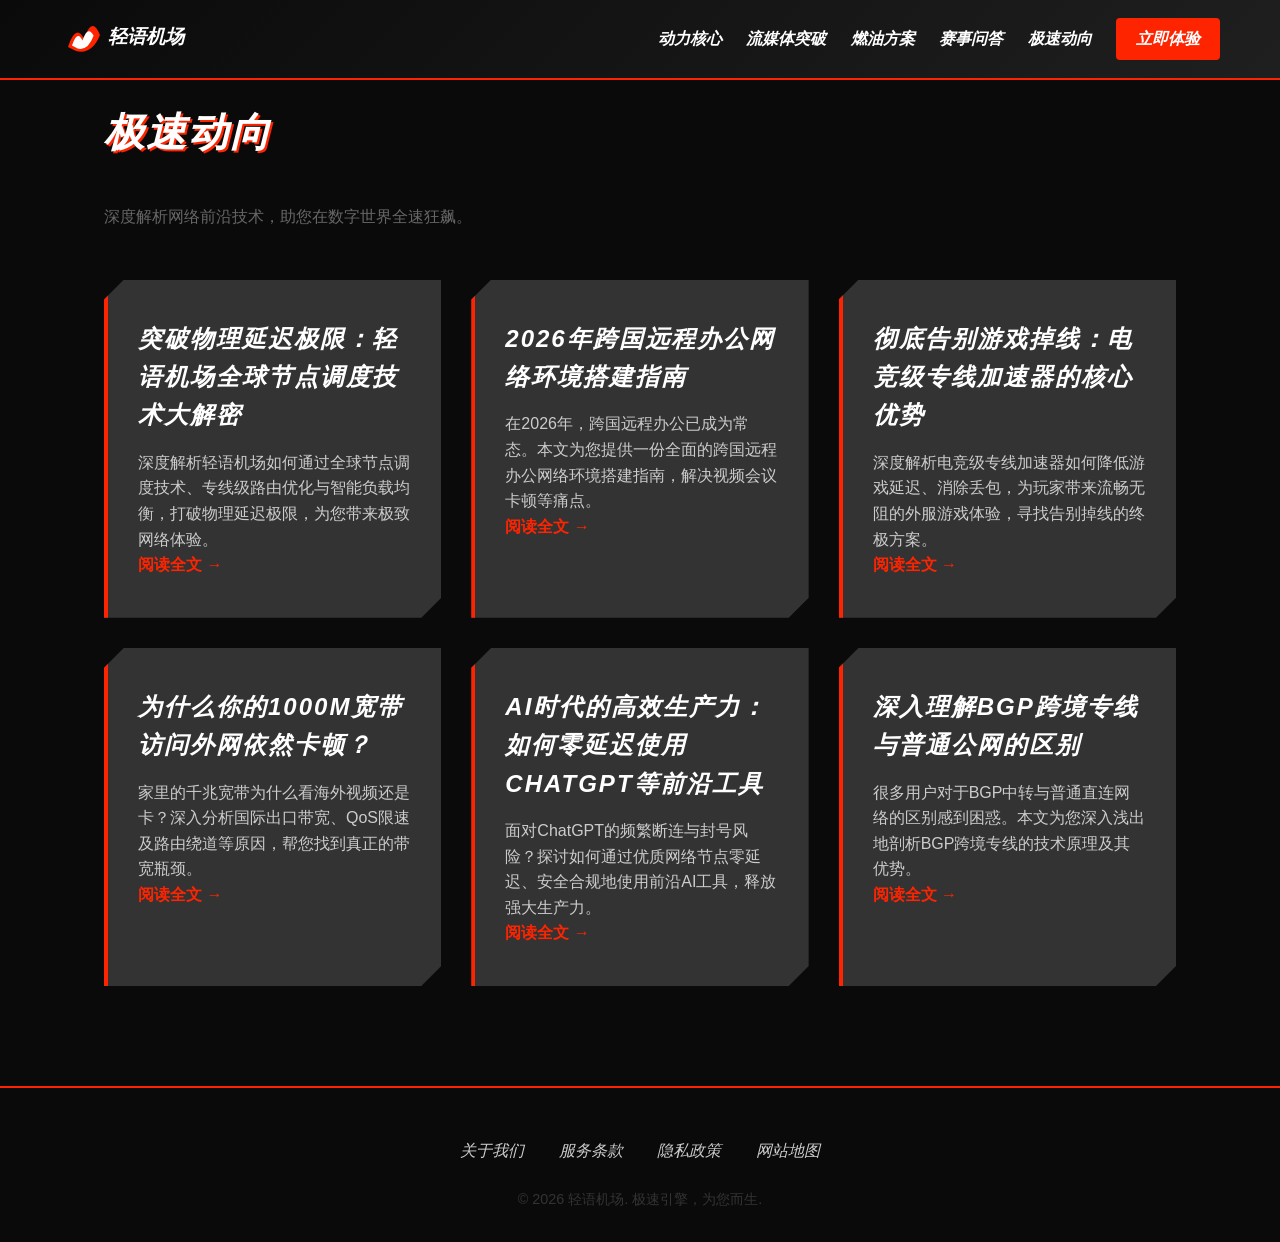
<file: speed-trends.html>
<!DOCTYPE html>
<html lang="zh-CN">
<head>
    <meta charset="UTF-8">
    <meta name="viewport" content="width=device-width, initial-scale=1">
    <title>极速动向 - 轻语机场</title>
    <link rel="stylesheet" href="style.css">
    <meta name="description" content="轻语机场最新网络技术洞察与前沿资讯，探索全球网络加速的无限可能。">

<meta property="og:url" content="https://qingyujichang.autos/speed-trends.html">
<meta property="og:title" content="极速动向 - 轻语机场">
<meta property="og:description" content="轻语机场最新网络技术洞察与前沿资讯，探索全球网络加速的无限可能。">
<meta property="og:site_name" content="轻语">
<meta property="og:type" content="article">
<meta name="twitter:title" content="极速动向 - 轻语机场">
<meta name="twitter:description" content="轻语机场最新网络技术洞察与前沿资讯，探索全球网络加速的无限可能。">
<link rel="canonical" href="https://qingyujichang.autos/speed-trends.html">
<script id="landing-maintenance-schema" type="application/ld+json">{"@context": "https://schema.org", "@type": "BreadcrumbList", "itemListElement": [{"@type": "ListItem", "position": 1, "name": "轻语机场", "item": "https://qingyujichang.autos/"}, {"@type": "ListItem", "position": 2, "name": "极速动向 - 轻语机场", "item": "https://qingyujichang.autos/speed-trends.html"}]}</script>
</head>
<body>
    <header>
        <div class="container nav-container">
            <div class="logo-container">
                <a href="index.html" style="text-decoration:none; color:inherit; display:inline-block; position:relative; z-index:100; cursor:pointer;">
                    <svg viewBox="0 0 200 50" xmlns="http://www.w3.org/2000/svg">
                        <path d="M10,40 Q20,10 30,30 Q40,0 50,25 Q40,50 20,45 Z" fill="#ff2400" />
                        <path d="M15,38 Q22,18 28,32 Q35,12 42,26 Q35,45 22,42 Z" fill="#ffffff" />
                        <text x="60" y="35" font-family="'Helvetica Neue', Helvetica, Arial, sans-serif" font-size="24" font-weight="bold" font-style="italic" fill="#ffffff">轻语机场</text>
                    </svg>
                </a>
            </div>
            
            <input type="checkbox" id="mobile-menu-toggle" class="menu-toggle" style="display:none;">
            <label for="mobile-menu-toggle" class="menu-hamburger">
                <span></span><span></span><span></span>
            </label>
            <nav class="nav-links">
<a href="index.html#engine">动力核心</a>
                <a href="index.html#streaming">流媒体突破</a>
                <a href="index.html#pricing">燃油方案</a>
                <a href="index.html#faq">赛事问答</a>
<a href="speed-trends.html" style="text-decoration:none; color:inherit; font-weight:bold;">极速动向</a>
<a href="https://ww012.twilightaff.com/#/?code=A56DH1Af" target="_blank" class="nav-cta" rel="nofollow noopener sponsored">立即体验</a>
</nav>
        </div>
    </header>

    <div class="container" style="padding: 100px 5%; min-height: 80vh;">
        <h1 class="section-title" style="text-align: left; margin-bottom: 40px;">极速动向</h1>
        <p style="color: #666; margin-bottom: 50px;">深度解析网络前沿技术，助您在数字世界全速狂飙。</p>
        
        <div class="grid-3">
            <div class="aero-card" style="text-align: left;">
                <h3 style="margin-top: 0;"><a href="global-routing-tech.html" style="text-decoration: none; ">突破物理延迟极限：轻语机场全球节点调度技术大解密</a></h3>
                <p>深度解析轻语机场如何通过全球节点调度技术、专线级路由优化与智能负载均衡，打破物理延迟极限，为您带来极致网络体验。</p>
                <a href="global-routing-tech.html" style="color: #ff2400; font-weight: bold; text-decoration: none;">阅读全文 &rarr;</a>
            </div>
            <div class="aero-card" style="text-align: left;">
                <h3 style="margin-top: 0;"><a href="remote-work-network.html" style="text-decoration: none; ">2026年跨国远程办公网络环境搭建指南</a></h3>
                <p>在2026年，跨国远程办公已成为常态。本文为您提供一份全面的跨国远程办公网络环境搭建指南，解决视频会议卡顿等痛点。</p>
                <a href="remote-work-network.html" style="color: #ff2400; font-weight: bold; text-decoration: none;">阅读全文 &rarr;</a>
            </div>
            <div class="aero-card" style="text-align: left;">
                <h3 style="margin-top: 0;"><a href="gaming-latency-fix.html" style="text-decoration: none; ">彻底告别游戏掉线：电竞级专线加速器的核心优势</a></h3>
                <p>深度解析电竞级专线加速器如何降低游戏延迟、消除丢包，为玩家带来流畅无阻的外服游戏体验，寻找告别掉线的终极方案。</p>
                <a href="gaming-latency-fix.html" style="color: #ff2400; font-weight: bold; text-decoration: none;">阅读全文 &rarr;</a>
            </div>
            <div class="aero-card" style="text-align: left;">
                <h3 style="margin-top: 0;"><a href="bandwidth-bottleneck-analysis.html" style="text-decoration: none; ">为什么你的1000M宽带访问外网依然卡顿？</a></h3>
                <p>家里的千兆宽带为什么看海外视频还是卡？深入分析国际出口带宽、QoS限速及路由绕道等原因，帮您找到真正的带宽瓶颈。</p>
                <a href="bandwidth-bottleneck-analysis.html" style="color: #ff2400; font-weight: bold; text-decoration: none;">阅读全文 &rarr;</a>
            </div>
            <div class="aero-card" style="text-align: left;">
                <h3 style="margin-top: 0;"><a href="ai-tools-acceleration.html" style="text-decoration: none; ">AI时代的高效生产力：如何零延迟使用ChatGPT等前沿工具</a></h3>
                <p>面对ChatGPT的频繁断连与封号风险？探讨如何通过优质网络节点零延迟、安全合规地使用前沿AI工具，释放强大生产力。</p>
                <a href="ai-tools-acceleration.html" style="color: #ff2400; font-weight: bold; text-decoration: none;">阅读全文 &rarr;</a>
            </div>
            <div class="aero-card" style="text-align: left;">
                <h3 style="margin-top: 0;"><a href="bgp-network-explained.html" style="text-decoration: none; ">深入理解BGP跨境专线与普通公网的区别</a></h3>
                <p>很多用户对于BGP中转与普通直连网络的区别感到困惑。本文为您深入浅出地剖析BGP跨境专线的技术原理及其优势。</p>
                <a href="bgp-network-explained.html" style="color: #ff2400; font-weight: bold; text-decoration: none;">阅读全文 &rarr;</a>
            </div>
        </div>
    </div>

    <footer>
        <div class="container">
            <div class="footer-links">
                <a href="about.html">关于我们</a>
                <a href="terms.html">服务条款</a>
                <a href="privacy.html">隐私政策</a>
                <a href="sitemap.html">网站地图</a>
            </div>
            <div class="copyright">
                &copy; 2026 轻语机场. 极速引擎，为您而生.
            </div>
        </div>
    </footer>
</body>
</html>
</file>
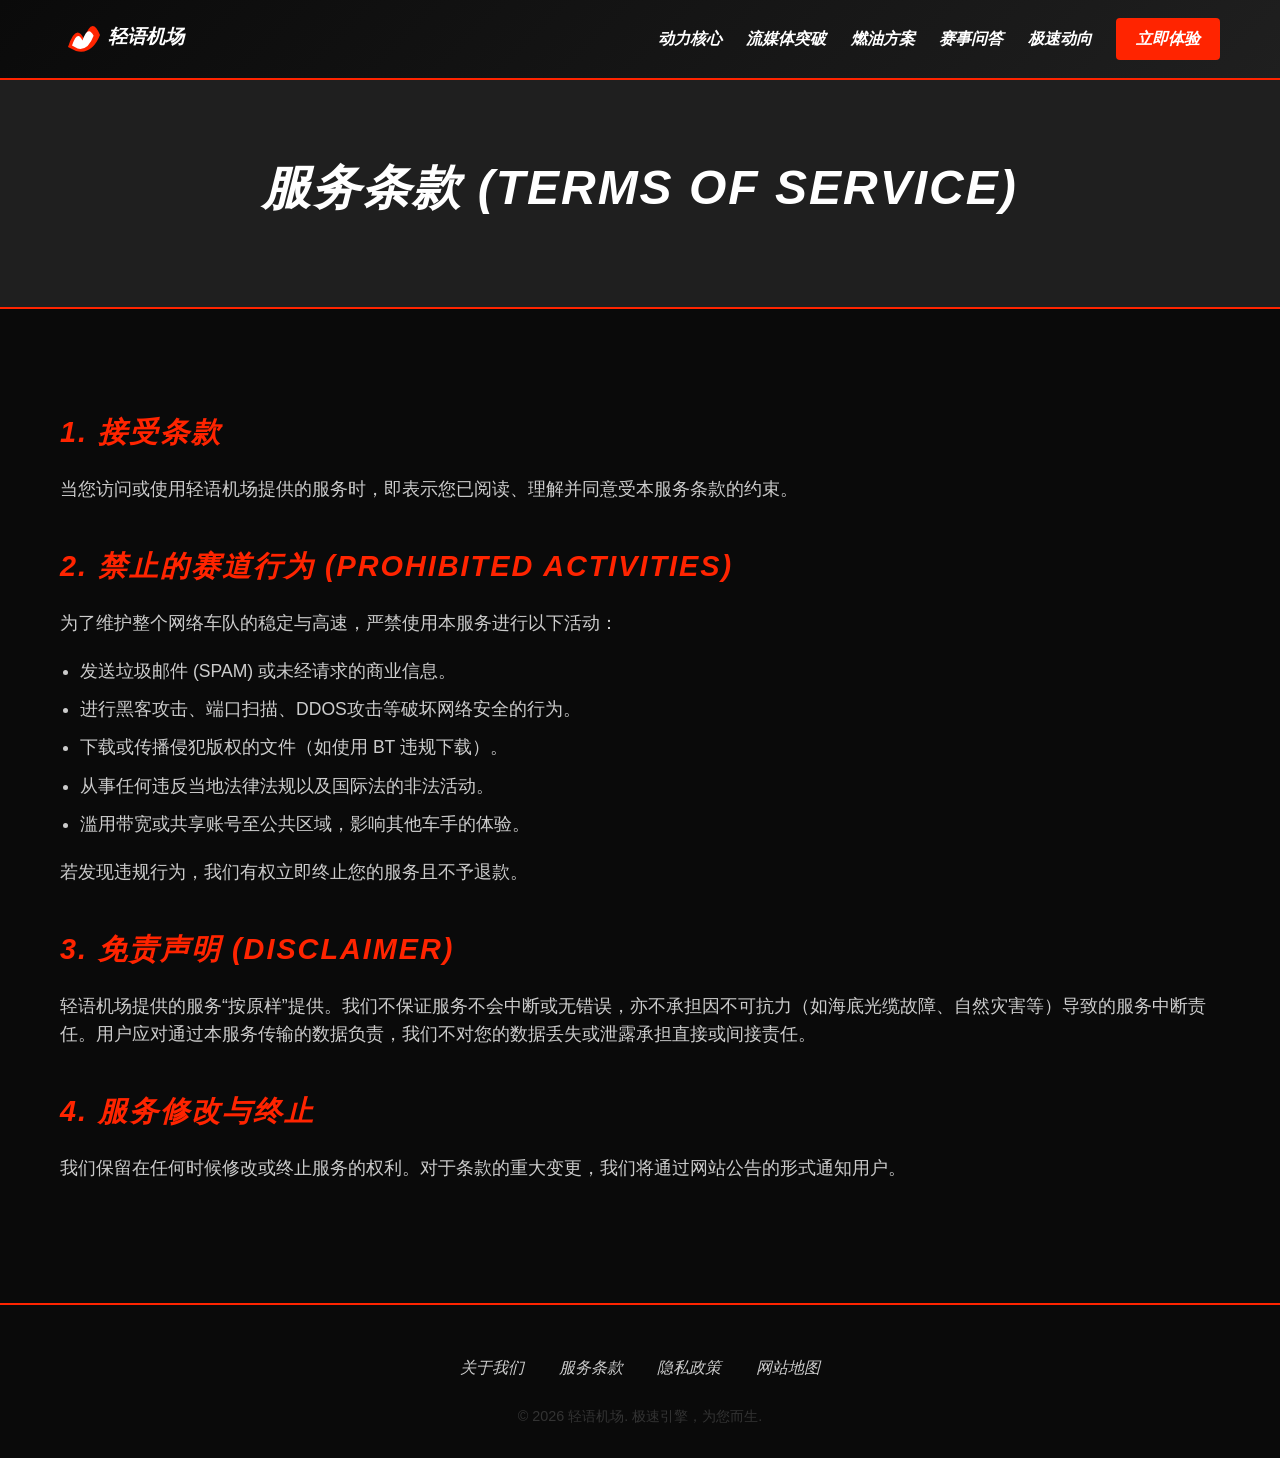
<file: terms.html>
<!DOCTYPE html>
<html lang="zh-CN">
<head>
    <meta charset="UTF-8">
    <meta name="viewport" content="width=device-width, initial-scale=1">
    <title>服务条款 - 轻语机场</title>
    <link rel="stylesheet" href="style.css">

<meta name="description" content="当您访问或使用轻语机场提供的服务时，即表示您已阅读、理解并同意受本服务条款的约束。">
<meta property="og:url" content="https://qingyujichang.autos/terms.html">
<meta property="og:title" content="服务条款 - 轻语机场">
<meta property="og:description" content="当您访问或使用轻语机场提供的服务时，即表示您已阅读、理解并同意受本服务条款的约束。">
<meta property="og:site_name" content="轻语">
<meta property="og:type" content="article">
<meta name="twitter:title" content="服务条款 - 轻语机场">
<meta name="twitter:description" content="当您访问或使用轻语机场提供的服务时，即表示您已阅读、理解并同意受本服务条款的约束。">
<link rel="canonical" href="https://qingyujichang.autos/terms.html">
<script id="landing-maintenance-schema" type="application/ld+json">{"@context": "https://schema.org", "@type": "BreadcrumbList", "itemListElement": [{"@type": "ListItem", "position": 1, "name": "轻语机场", "item": "https://qingyujichang.autos/"}, {"@type": "ListItem", "position": 2, "name": "服务条款 - 轻语机场", "item": "https://qingyujichang.autos/terms.html"}]}</script>
</head>
<body>
    <header>
        <div class="container nav-container">
            <div class="logo-container">
                <a href="index.html" style="text-decoration:none; color:inherit; display:inline-block; position:relative; z-index:100; cursor:pointer;">
                    <svg viewBox="0 0 200 50" xmlns="http://www.w3.org/2000/svg">
                        <path d="M10,40 Q20,10 30,30 Q40,0 50,25 Q40,50 20,45 Z" fill="#ff2400" />
                        <path d="M15,38 Q22,18 28,32 Q35,12 42,26 Q35,45 22,42 Z" fill="#ffffff" />
                        <text x="60" y="35" font-family="'Helvetica Neue', Helvetica, Arial, sans-serif" font-size="24" font-weight="bold" font-style="italic" fill="#ffffff">轻语机场</text>
                    </svg>
                </a>
            </div>
            
            <input type="checkbox" id="mobile-menu-toggle" class="menu-toggle" style="display:none;">
            <label for="mobile-menu-toggle" class="menu-hamburger">
                <span></span><span></span><span></span>
            </label>
            <nav class="nav-links">
<a href="index.html#engine">动力核心</a>
                <a href="index.html#streaming">流媒体突破</a>
                <a href="index.html#pricing">燃油方案</a>
                <a href="index.html#faq">赛事问答</a>
<a href="speed-trends.html" style="text-decoration:none; color:inherit; font-weight:bold;">极速动向</a>
<a href="https://ww012.twilightaff.com/#/?code=A56DH1Af" target="_blank" class="nav-cta" rel="nofollow noopener sponsored">立即体验</a>
</nav>
        </div>
    </header>

    <div class="subpage-hero">
        <div class="container">
            <h1>服务条款 (Terms of Service)</h1>
        </div>
    </div>

    <section class="content-section">
        <div class="container">
            <div class="prose">
                <h2>1. 接受条款</h2>
                <p>当您访问或使用轻语机场提供的服务时，即表示您已阅读、理解并同意受本服务条款的约束。</p>

                <h2>2. 禁止的赛道行为 (Prohibited Activities)</h2>
                <p>为了维护整个网络车队的稳定与高速，严禁使用本服务进行以下活动：</p>
                <ul>
                    <li>发送垃圾邮件 (SPAM) 或未经请求的商业信息。</li>
                    <li>进行黑客攻击、端口扫描、DDOS攻击等破坏网络安全的行为。</li>
                    <li>下载或传播侵犯版权的文件（如使用 BT 违规下载）。</li>
                    <li>从事任何违反当地法律法规以及国际法的非法活动。</li>
                    <li>滥用带宽或共享账号至公共区域，影响其他车手的体验。</li>
                </ul>
                <p>若发现违规行为，我们有权立即终止您的服务且不予退款。</p>

                <h2>3. 免责声明 (Disclaimer)</h2>
                <p>轻语机场提供的服务“按原样”提供。我们不保证服务不会中断或无错误，亦不承担因不可抗力（如海底光缆故障、自然灾害等）导致的服务中断责任。用户应对通过本服务传输的数据负责，我们不对您的数据丢失或泄露承担直接或间接责任。</p>

                <h2>4. 服务修改与终止</h2>
                <p>我们保留在任何时候修改或终止服务的权利。对于条款的重大变更，我们将通过网站公告的形式通知用户。</p>
            </div>
        </div>
    </section>

    <footer>
        <div class="container">
            <div class="footer-links">
                <a href="about.html">关于我们</a>
                <a href="terms.html">服务条款</a>
                <a href="privacy.html">隐私政策</a>
                <a href="sitemap.html">网站地图</a>
            </div>
            <div class="copyright">
                &copy; 2026 轻语机场. 极速引擎，为您而生.
            </div>
        </div>
    </footer>
</body>
</html>
</file>
<file: style.css>
:root {
    --racing-red: #ff2400;
    --dark-red: #cc1d00;
    --carbon-dark: #0a0a0a;
    --carbon-mid: #1f1f1f;
    --carbon-light: #333333;
    --bright-white: #ffffff;
    --text-gray: #cccccc;
}

* {
    margin: 0;
    padding: 0;
    box-sizing: border-box;
}

body {
    font-family: 'Helvetica Neue', Helvetica, Arial, sans-serif;
    background-color: var(--carbon-dark);
    color: var(--bright-white);
    line-height: 1.6;
    overflow-x: hidden;
}

a {
    text-decoration: none;
    color: var(--bright-white);
}

.container {
    max-width: 1200px;
    margin: 0 auto;
    padding: 0 20px;
}

/* Typography */
h1, h2, h3 {
    font-style: italic;
    text-transform: uppercase;
    letter-spacing: 2px;
}

.section-title {
    font-size: 2.5rem;
    text-align: center;
    margin-bottom: 3rem;
    color: var(--bright-white);
    text-shadow: 2px 2px 0px var(--racing-red);
}

/* Header & Logo */
header {
    background: linear-gradient(135deg, var(--carbon-dark) 0%, var(--carbon-mid) 100%);
    border-bottom: 2px solid var(--racing-red);
    padding: 15px 0;
    position: fixed;
    width: 100%;
    top: 0;
    z-index: 100;
}

.nav-container {
    display: flex;
    justify-content: space-between;
    align-items: center;
}

.logo-container svg {
    height: 40px;
    width: auto;
}

.nav-links a {
    margin-left: 20px;
    font-weight: bold;
    text-transform: uppercase;
    font-style: italic;
    transition: color 0.3s;
}

.nav-links a:hover {
    color: var(--racing-red);
}

/* Hero Section */
.hero {
    margin-top: 70px;
    padding: 120px 0 160px;
    background: radial-gradient(circle at center, var(--carbon-mid) 0%, var(--carbon-dark) 100%);
    clip-path: polygon(0 0, 100% 0, 100% 85%, 0 100%);
    text-align: center;
    position: relative;
}

.hero::after {
    content: '';
    position: absolute;
    top: 0; left: 0; width: 100%; height: 100%;
    background: repeating-linear-gradient(45deg, transparent, transparent 10px, rgba(255, 36, 0, 0.03) 10px, rgba(255, 36, 0, 0.03) 20px);
    z-index: 1;
    pointer-events: none;
}

.hero-content {
    position: relative;
    z-index: 2;
}

.hero h1 {
    font-size: 4rem;
    margin-bottom: 20px;
    color: var(--bright-white);
}

.hero h1 span {
    color: var(--racing-red);
}

.hero p {
    font-size: 1.5rem;
    color: var(--text-gray);
    margin-bottom: 40px;
}

.hero-actions {
    display: flex;
    justify-content: center;
    gap: 20px;
    flex-wrap: wrap;
}

.btn {
    display: inline-block;
    padding: 15px 40px;
    font-size: 1.2rem;
    font-weight: bold;
    font-style: italic;
    text-transform: uppercase;
    clip-path: polygon(15px 0, 100% 0, calc(100% - 15px) 100%, 0 100%);
    transition: all 0.3s;
}

.btn-primary {
    background-color: var(--racing-red);
    color: var(--bright-white);
    border: none;
}

.btn-primary:hover {
    background-color: var(--dark-red);
    transform: scale(1.05) skewX(-10deg);
}

.btn-secondary {
    background-color: var(--bright-white);
    color: var(--carbon-dark);
}

.btn-secondary:hover {
    background-color: var(--text-gray);
    transform: scale(1.05) skewX(-10deg);
}

/* Sections Common */
.section {
    padding: 100px 0;
}

.slanted-bg {
    background: var(--carbon-mid);
    clip-path: polygon(0 10%, 100% 0, 100% 90%, 0 100%);
    padding: 150px 0;
    margin: -50px 0;
}

/* Grid Layouts */
.grid-3 {
    display: grid;
    grid-template-columns: repeat(auto-fit, minmax(300px, 1fr));
    gap: 30px;
}

/* Cards */
.aero-card {
    background: var(--carbon-light);
    padding: 40px 30px;
    clip-path: polygon(20px 0, 100% 0, 100% calc(100% - 20px), calc(100% - 20px) 100%, 0 100%, 0 20px);
    transition: all 0.3s;
    border-left: 4px solid var(--racing-red);
    position: relative;
    overflow: hidden;
}

.aero-card::before {
    content: '';
    position: absolute;
    top: 0; left: -100%; width: 100%; height: 100%;
    background: linear-gradient(90deg, transparent, rgba(255,255,255,0.05), transparent);
    transition: left 0.5s;
}

.aero-card:hover {
    transform: translateY(-10px);
    background: var(--bright-white);
}

.aero-card:hover::before {
    left: 100%;
}

.aero-card:hover h3, .aero-card:hover p {
    color: var(--carbon-dark);
}

.icon-wrapper {
    width: 60px;
    height: 60px;
    margin-bottom: 20px;
}

.icon-wrapper svg {
    width: 100%;
    height: 100%;
}

.aero-card h3 {
    font-size: 1.5rem;
    margin-bottom: 15px;
    color: var(--bright-white);
}

.aero-card p {
    color: var(--text-gray);
}

/* Pricing */
.pricing-card {
    background: var(--carbon-mid);
    padding: 50px 30px;
    text-align: center;
    border: 2px solid var(--carbon-light);
    clip-path: polygon(0 0, 100% 0, 100% calc(100% - 30px), calc(100% - 30px) 100%, 0 100%);
    transition: transform 0.3s, border-color 0.3s;
}

.pricing-card.popular {
    border-color: var(--racing-red);
    transform: scale(1.05);
    background: linear-gradient(180deg, var(--carbon-mid) 0%, var(--carbon-dark) 100%);
}

.pricing-card:hover {
    transform: translateY(-10px);
}

.pricing-card.popular:hover {
    transform: translateY(-10px) scale(1.05);
}

.pricing-card h3 {
    font-size: 2rem;
    margin-bottom: 15px;
}

.price {
    font-size: 3.5rem;
    font-weight: bold;
    color: var(--racing-red);
    margin-bottom: 20px;
    font-style: italic;
}

.price span {
    font-size: 1rem;
    color: var(--text-gray);
}

.pricing-features {
    list-style: none;
    margin-bottom: 30px;
    text-align: left;
}

.pricing-features li {
    margin-bottom: 15px;
    display: flex;
    align-items: center;
    color: var(--text-gray);
}

.feature-icon {
    width: 24px;
    height: 24px;
    margin-right: 15px;
    flex-shrink: 0;
}

/* FAQ */
.faq-item {
    background: var(--carbon-light);
    margin-bottom: 20px;
    padding: 25px 30px;
    border-left: 4px solid var(--racing-red);
    clip-path: polygon(0 0, 100% 0, 100% calc(100% - 15px), calc(100% - 15px) 100%, 0 100%);
}

.faq-item h4 {
    font-size: 1.3rem;
    margin-bottom: 10px;
    font-style: italic;
}

.faq-item p {
    color: var(--text-gray);
}

/* Testimonials */
.testimonial-card {
    background: var(--carbon-mid);
    padding: 30px;
    font-style: italic;
    position: relative;
    clip-path: polygon(15px 0, 100% 0, 100% calc(100% - 15px), calc(100% - 15px) 100%, 0 100%, 0 15px);
}

.testimonial-card p {
    font-size: 1.1rem;
    color: var(--text-gray);
    position: relative;
    z-index: 2;
}

.testimonial-author {
    margin-top: 20px;
    font-weight: bold;
    color: var(--racing-red);
    text-align: right;
    font-style: normal;
}

/* Footer */
footer {
    background: var(--carbon-dark);
    padding: 50px 0 30px;
    border-top: 2px solid var(--racing-red);
    text-align: center;
}

.footer-links {
    margin-bottom: 25px;
}

.footer-links a {
    margin: 0 15px;
    color: var(--text-gray);
    font-style: italic;
    transition: color 0.3s;
    text-transform: uppercase;
}

.footer-links a:hover {
    color: var(--racing-red);
}

.copyright {
    color: var(--carbon-light);
    font-size: 0.9rem;
}

/* Subpages */
.subpage-hero {
    margin-top: 70px;
    padding: 80px 0;
    text-align: center;
    background: var(--carbon-mid);
    border-bottom: 2px solid var(--racing-red);
}

.subpage-hero h1 {
    font-size: 3rem;
    color: var(--bright-white);
}

.content-section {
    padding: 60px 0 100px;
}

.prose h2 {
    color: var(--racing-red);
    margin-top: 40px;
    margin-bottom: 20px;
    font-size: 1.8rem;
}

.prose p {
    margin-bottom: 20px;
    color: var(--text-gray);
    font-size: 1.1rem;
}

.prose ul {
    margin-bottom: 20px;
    padding-left: 20px;
    color: var(--text-gray);
}

.prose li {
    margin-bottom: 10px;
    font-size: 1.1rem;
}

/* Media Queries */
@media (max-width: 768px) {
    .hero h1 { font-size: 2.5rem; }
    .hero p { font-size: 1.2rem; }
    .hero-actions { flex-direction: column; align-items: stretch; }
    .hero-actions .btn { text-align: center; }
    .pricing-card.popular { transform: none; }
    .pricing-card.popular:hover { transform: translateY(-5px); }
    .nav-links { display: none; }
    .slanted-bg { margin: 0; clip-path: none; padding: 80px 0; }
    .section-title { font-size: 2rem; }
}

/* Article Content Link Styles */
.article-content a {
    color: #e60000 !important;
    text-decoration: underline;
    font-weight: bold;
}
.article-content a:visited {
    color: #e60000 !important;
}
.article-content a:hover {
    opacity: 0.8;
}

/* Force CTA Button Styling in Nav */
.nav-cta {
    background-color: #ff2400 !important;
    color: #fff !important;
    padding: 8px 20px !important;
    border-radius: 4px !important;
    font-weight: bold !important;
    text-decoration: none !important;
    display: inline-block !important;
    transition: transform 0.2s, opacity 0.2s !important;
}
.nav-cta:hover {
    transform: translateY(-2px) !important;
    opacity: 0.9 !important;
}

/* Fix for article card titles on hover */
.aero-card h3 a {
    color: #ffffff !important;
    transition: color 0.3s ease;
}
.aero-card:hover h3 a {
    color: #111111 !important;
}
.aero-card:hover p {
    color: #333333 !important;
}

/* Article Content Typography & Spacing */
.article-content h2 {
    margin-top: 2.5em !important;
    margin-bottom: 1em !important;
    line-height: 1.4 !important;
}
.article-content h3 {
    margin-top: 2em !important;
    margin-bottom: 0.8em !important;
    line-height: 1.4 !important;
}
.article-content p {
    margin-bottom: 1.5em !important;
}
.article-content ul, .article-content ol {
    margin-bottom: 1.5em !important;
    padding-left: 2em !important;
}
.article-content li {
    margin-bottom: 0.5em !important;
}

/* Mobile Hamburger Menu Fix */
.menu-toggle, .menu-hamburger {
    display: none;
}

@media (max-width: 768px) {
    .menu-hamburger {
        display: flex;
        flex-direction: column;
        justify-content: space-between;
        width: 30px;
        height: 21px;
        cursor: pointer;
        z-index: 10000;
        margin-left: auto; /* Push to the right */
    }
    .menu-hamburger span {
        display: block;
        height: 3px;
        width: 100%;
        background-color: #fff;
        border-radius: 3px;
        transition: all 0.3s ease;
    }
    
    .nav-links, nav {
        display: none !important;
        position: absolute;
        top: 100%;
        left: 0;
        width: 100%;
        background-color: #111;
        flex-direction: column;
        align-items: center;
        padding: 20px 0;
        box-shadow: 0 10px 20px rgba(0,0,0,0.1);
        border-top: 1px solid rgba(128,128,128,0.2);
    }
    
    .menu-toggle:checked ~ .nav-links, .menu-toggle:checked ~ nav {
        display: flex !important;
    }
    
    .nav-links a, nav a {
        margin: 10px 0 !important;
        font-size: 16px !important;
    }
    
    /* Hamburger animation */
    .menu-toggle:checked + .menu-hamburger span:nth-child(1) {
        transform: translateY(9px) rotate(45deg);
    }
    .menu-toggle:checked + .menu-hamburger span:nth-child(2) {
        opacity: 0;
    }
    .menu-toggle:checked + .menu-hamburger span:nth-child(3) {
        transform: translateY(-9px) rotate(-45deg);
    }
}
</file>
<file: landing-maintenance.css>
/* Scoped heading and keyboard improvements; original brand design remains. */
h1[data-landing-title]{font-size:clamp(2rem,4.4vw,4.4rem);line-height:1.18;letter-spacing:-.025em;overflow-wrap:anywhere}
h1[data-landing-title] .landing-brand{display:block;font-size:.74em;line-height:1.3;margin-bottom:.35em}
h1[data-landing-title] .landing-focus{display:block;font-size:1em}
a:focus-visible,button:focus-visible{outline:3px solid currentColor;outline-offset:5px}
@media(max-width:600px){h1[data-landing-title]{font-size:clamp(1.65rem,7.8vw,2.3rem);line-height:1.22;max-width:100%;margin-top:.4em;margin-bottom:.6em}h1[data-landing-title] .landing-brand{font-size:.78em}}
@media(prefers-reduced-motion:reduce){*,*::before,*::after{animation-duration:.01ms!important;animation-iteration-count:1!important;scroll-behavior:auto!important}}
</file>
